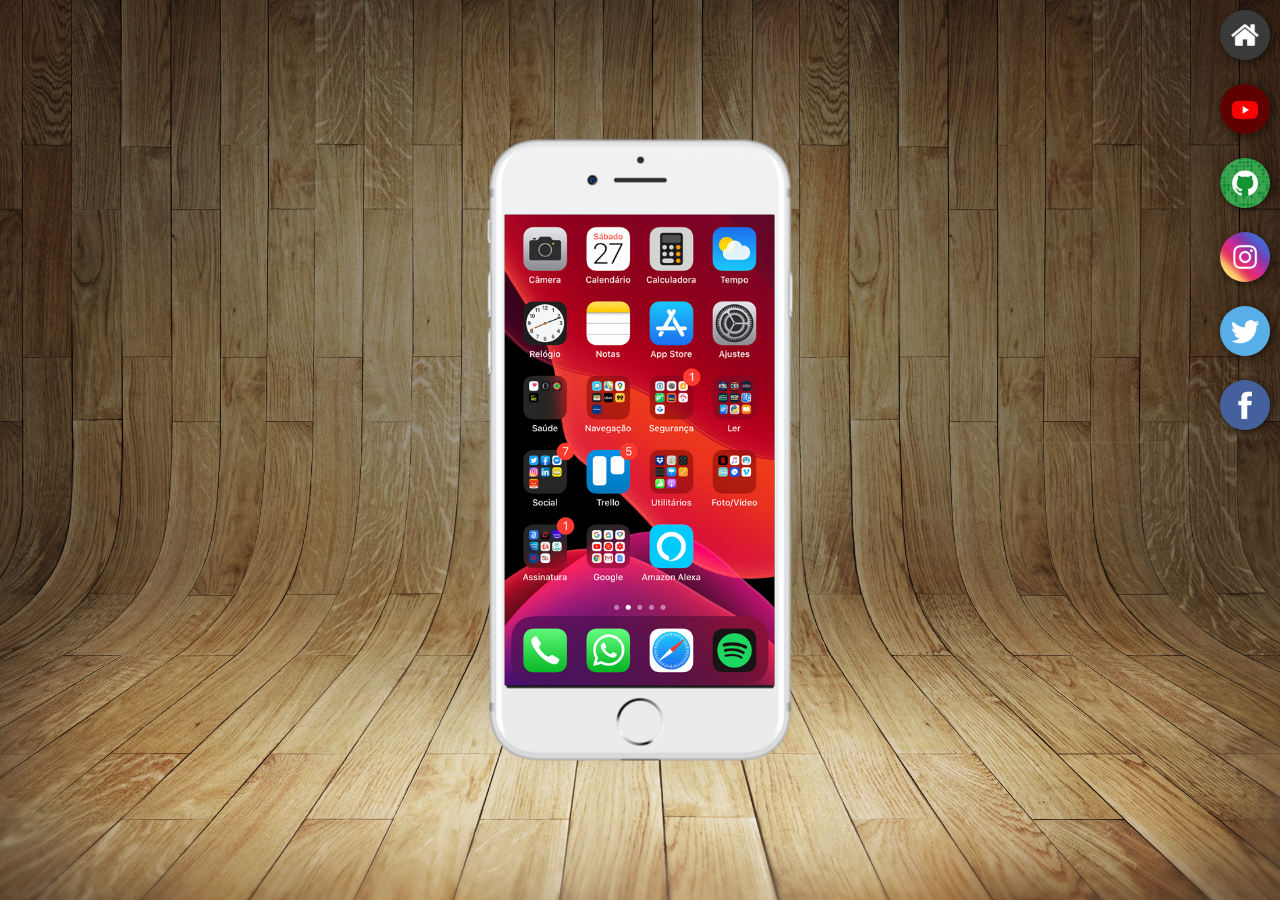
<file: index.html>
<!DOCTYPE html>
<html lang="pt-br">

<head>
    <meta charset="UTF-8">
    <meta name="viewport" content="width=device-width, initial-scale=1.0">
    <link rel="shortcut icon" href="favicon.ico" type="image/x-icon">
    <link rel="stylesheet" href="estilos/style.css">
    <title>Projeto redes sociais</title>
</head>

<body>
    <main>
        <section id="telefone">
            <iframe src="home.html" name="tela" id="tela" frameborder="0">
                Seu navegador não é compatível com isso. Baixe aqui o <a href="https://chromeenterprise.google/intl/pt_br/download/" target="_blank">Google Crhrome</a>
            </iframe>
        </section>

        <section id="redes">
            <a href="home.html" target="tela"><img src="imagens/logo-home.jpg" alt="home"></a> <br>
            <a href="youtube.html" target="tela"><img src="imagens/logo-youtube.jpg" alt="YouTube"></a> <br>
            <a href="GitHub.html" target="tela"><img src="imagens/logo-github.jpg" alt="GitHub"></a> <br>
            <a href="instagram.html" target="tela"><img src="imagens/logo-instagram.jpg" alt="Instagram"></a> <br>
            <a href="twitter.html" target="tela"><img src="imagens/logo-twitter.jpg" alt="Twitter"></a> <br>
            <a href="facebook.html" target="tela"><img src="imagens/logo-facebook.jpg" alt="Facebook"></a>

        </section>

    </main>
</body>

</html>
</file>
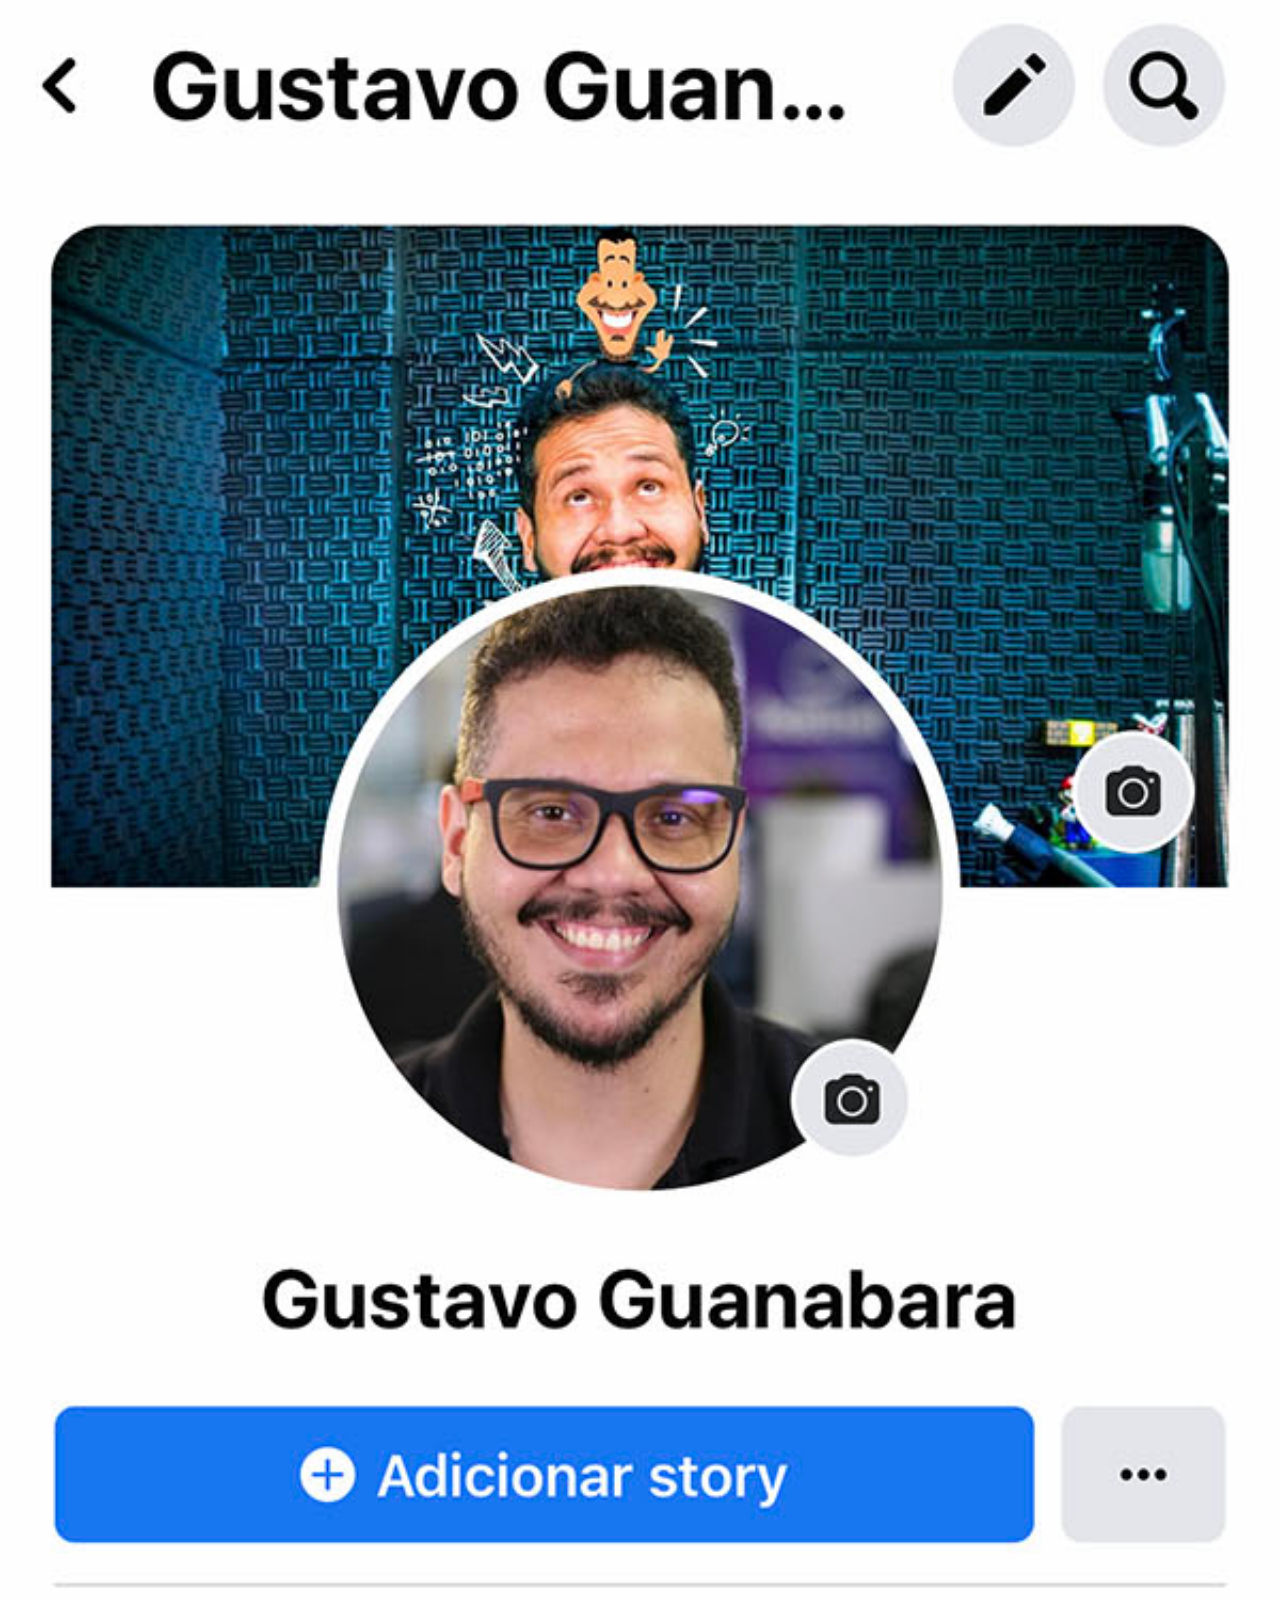
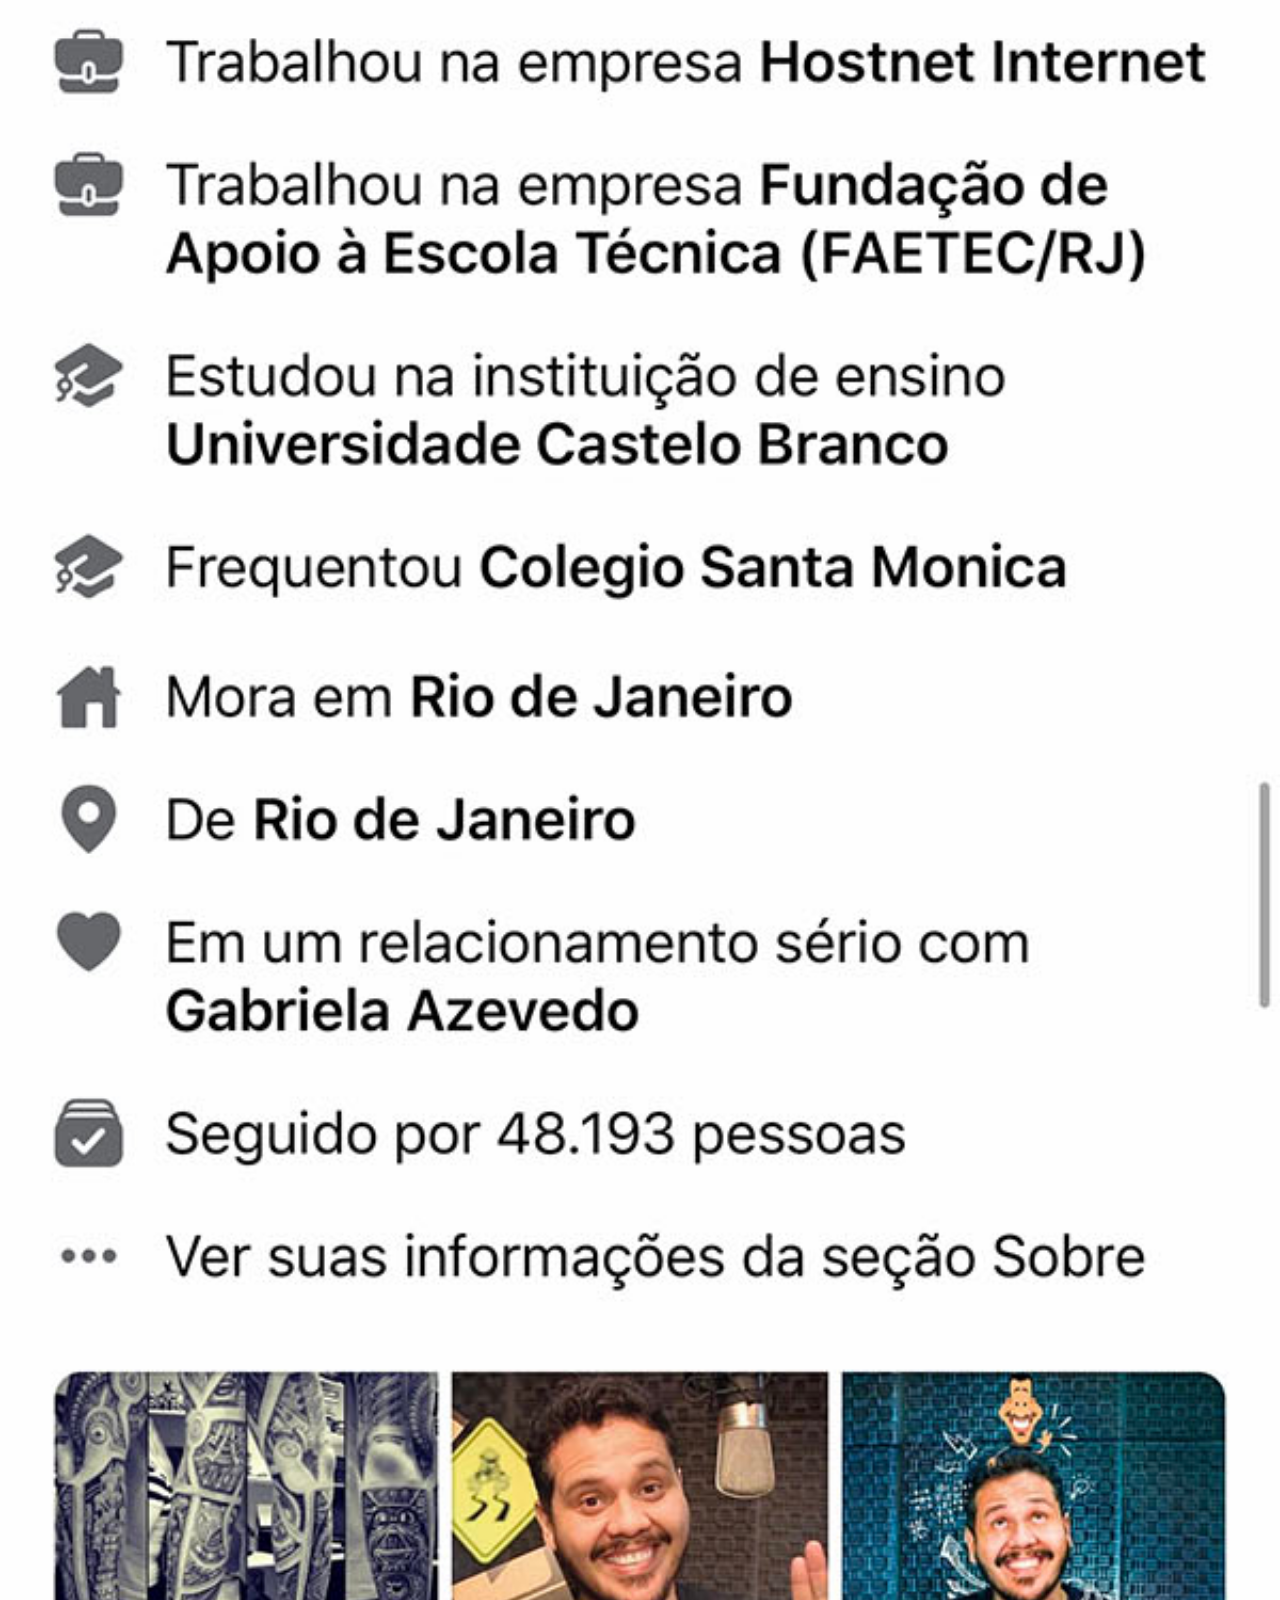
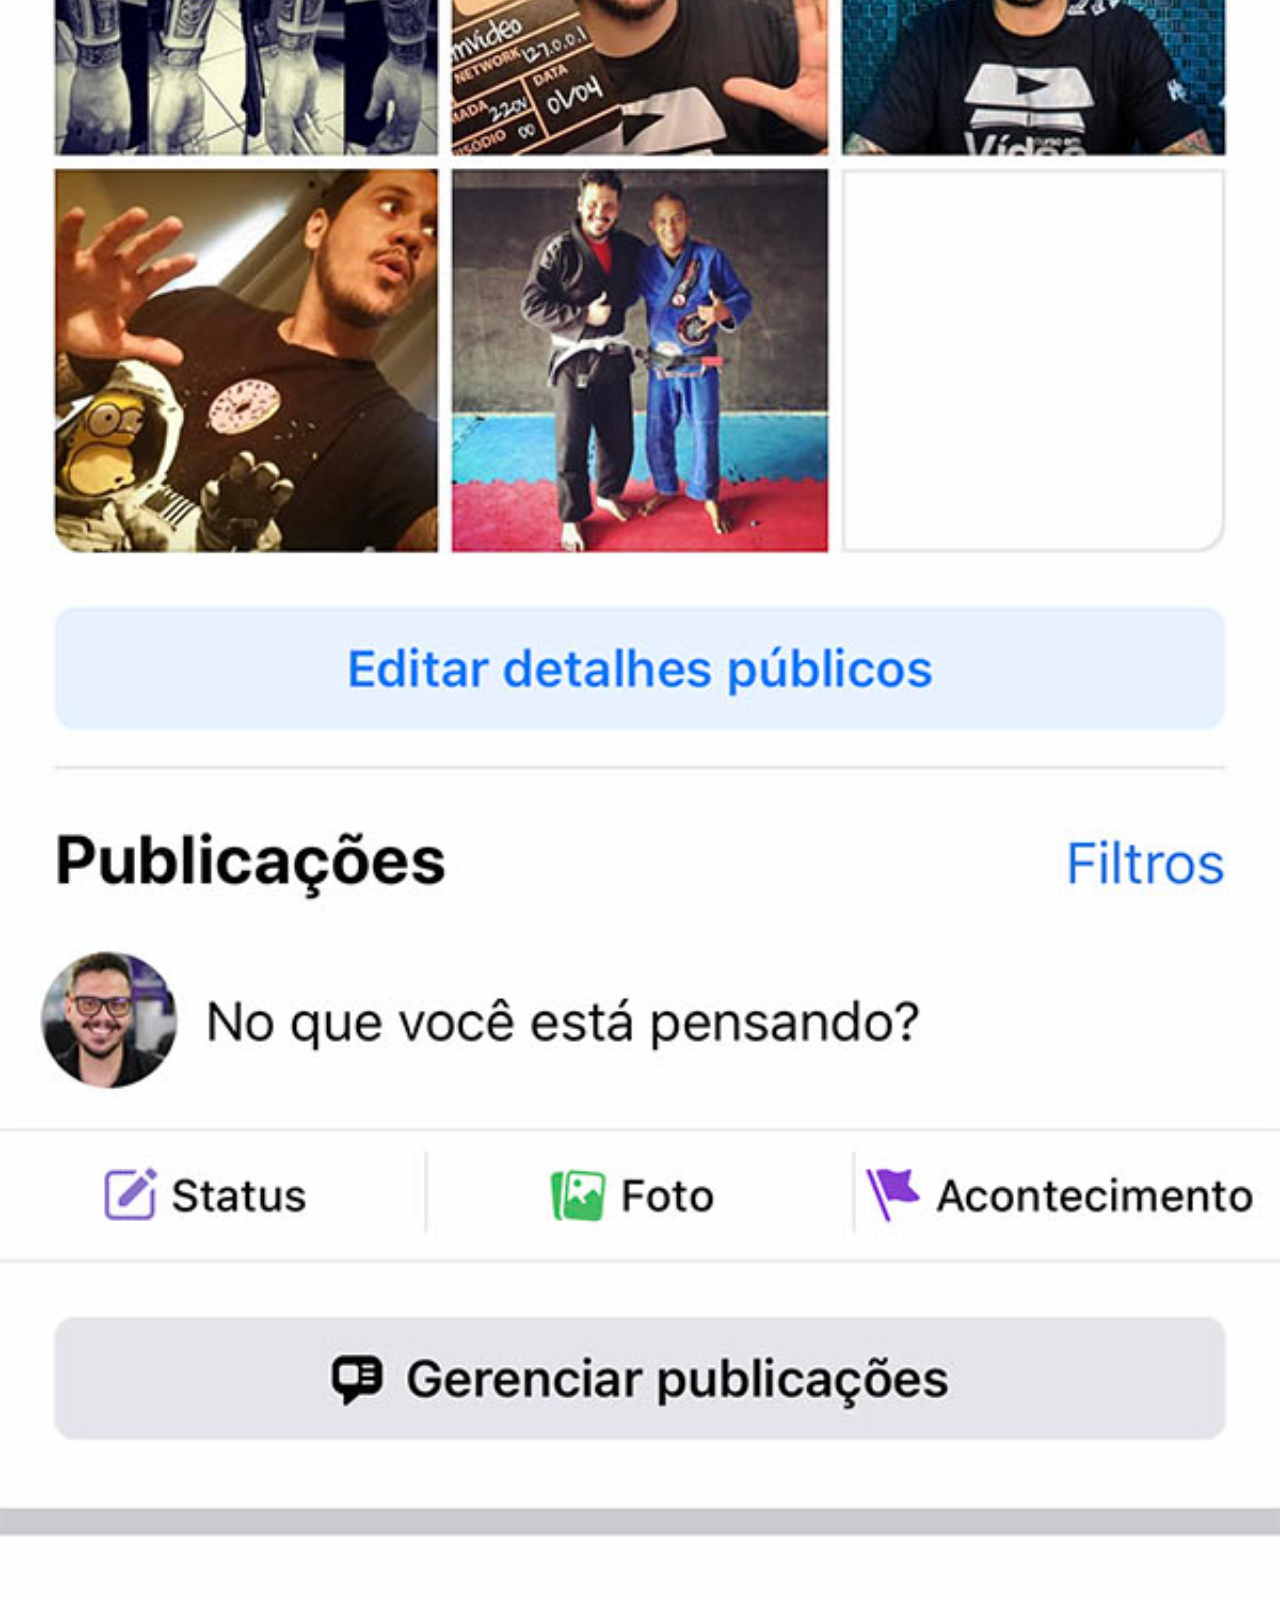
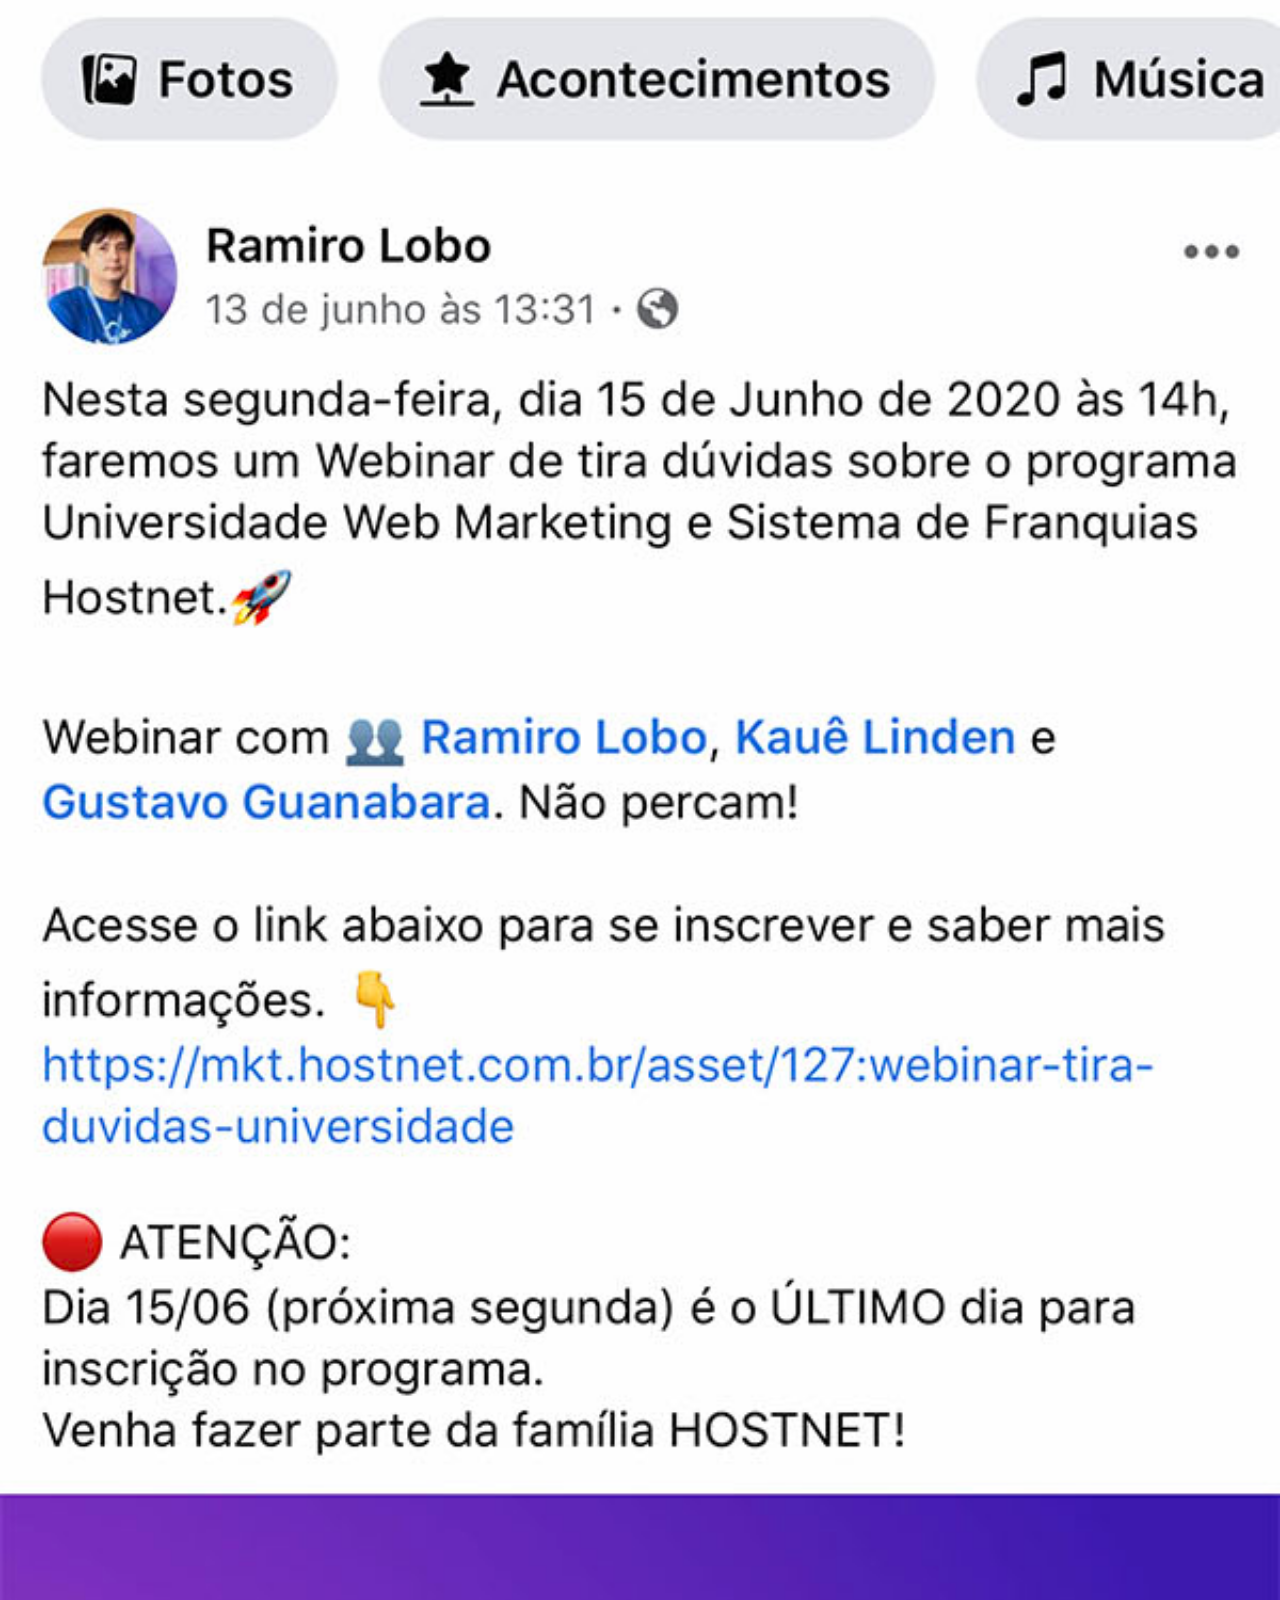
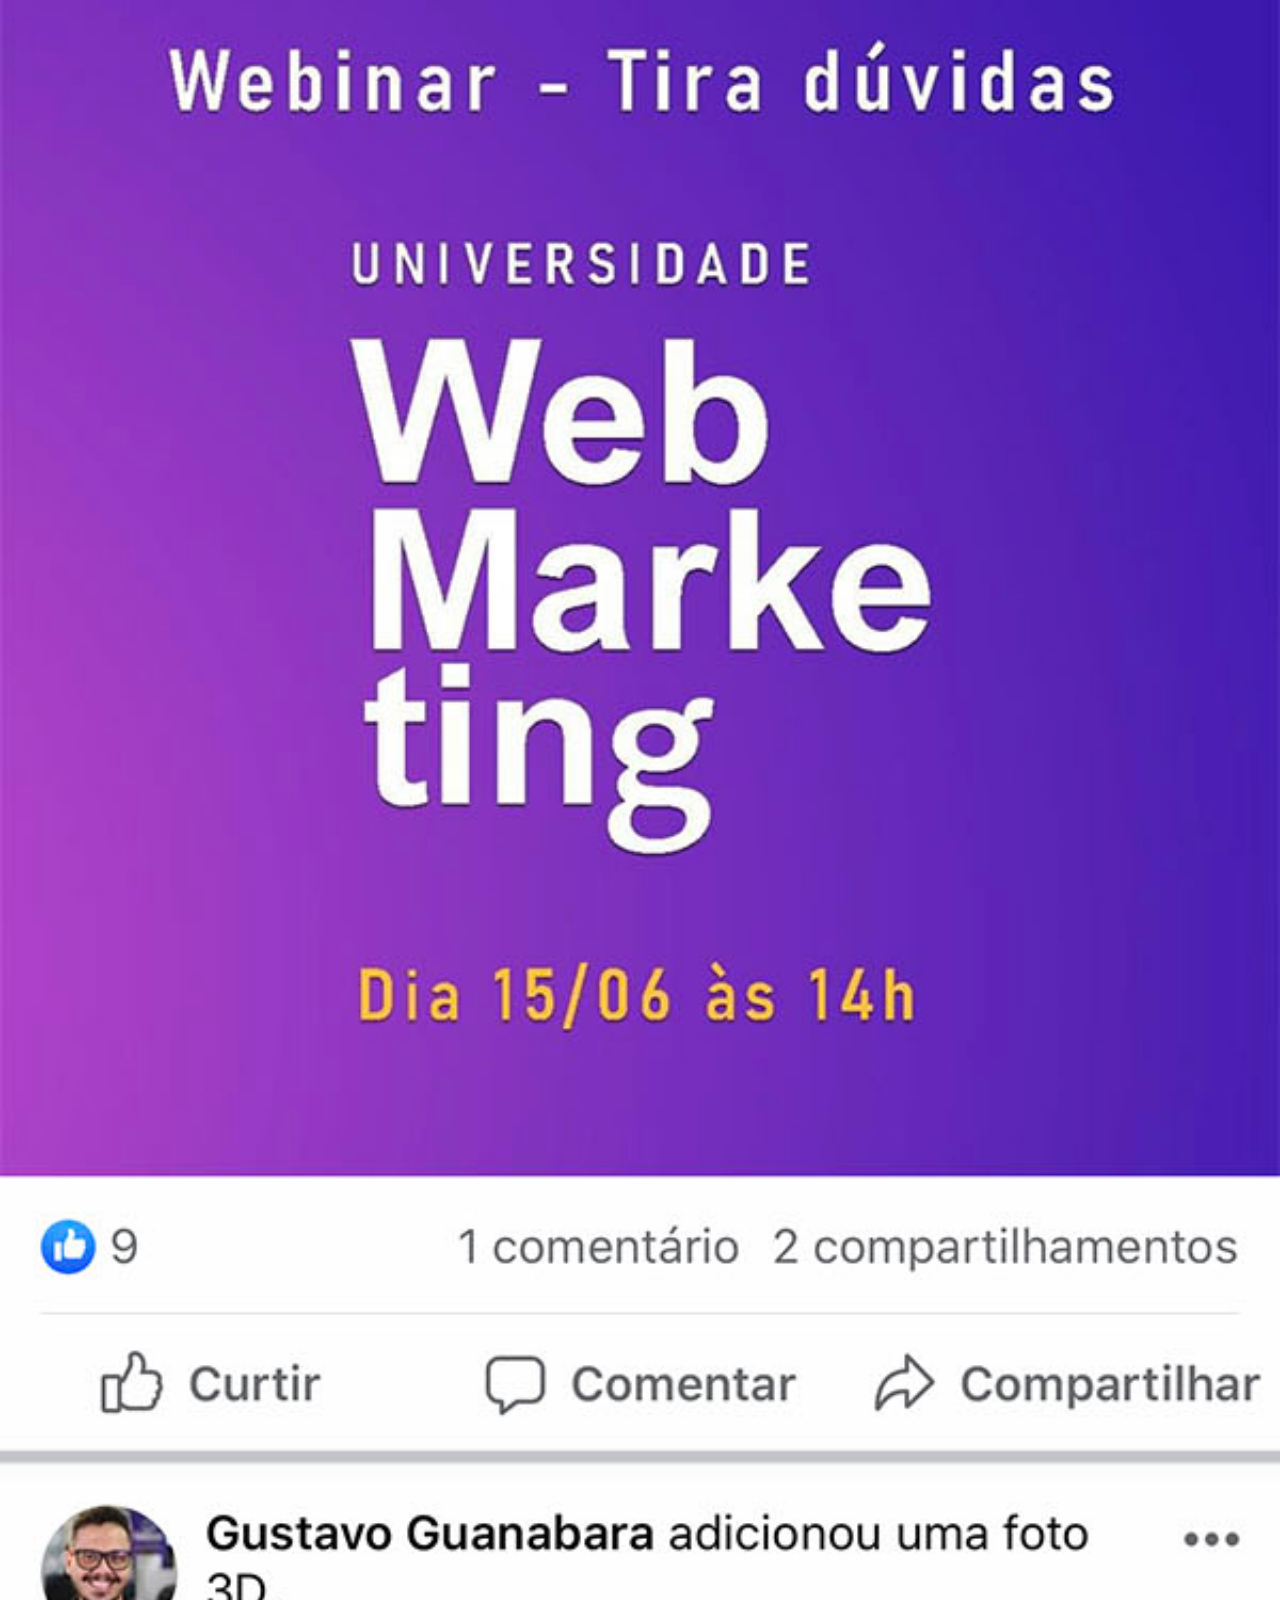
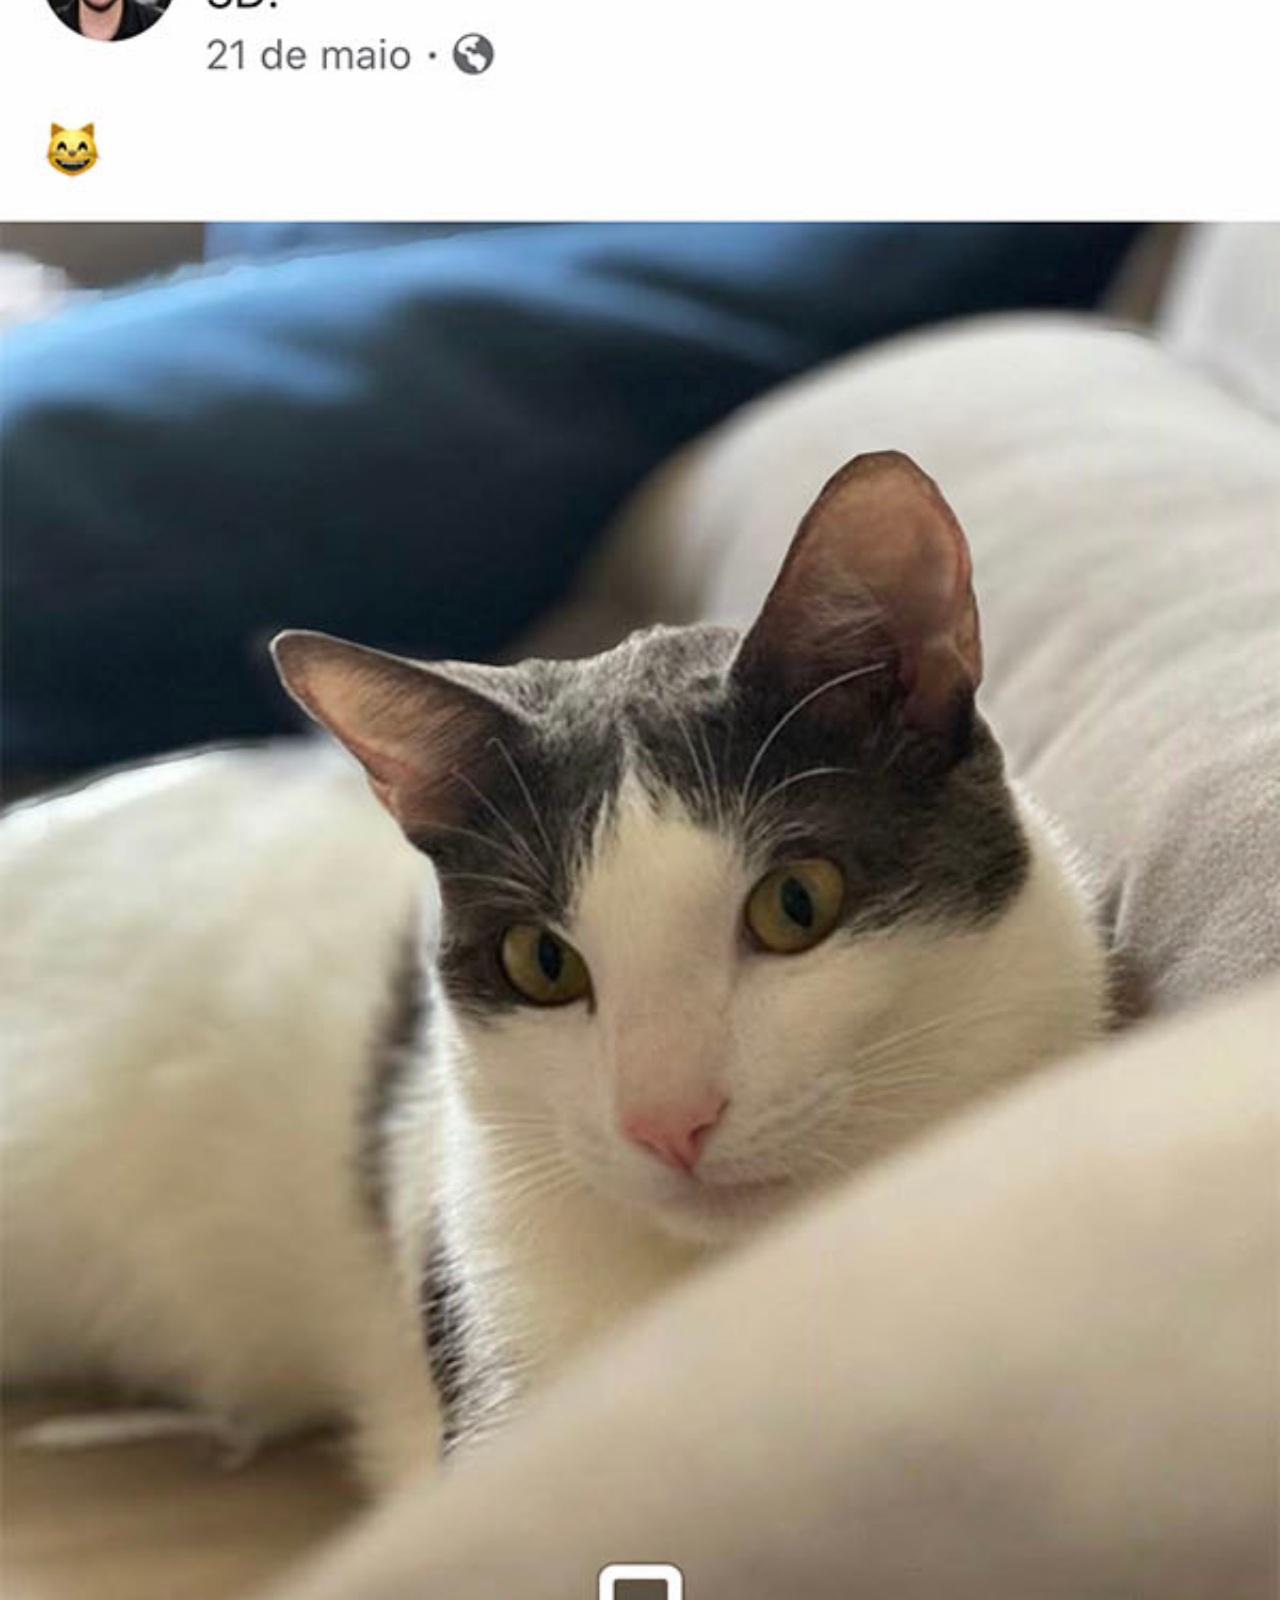
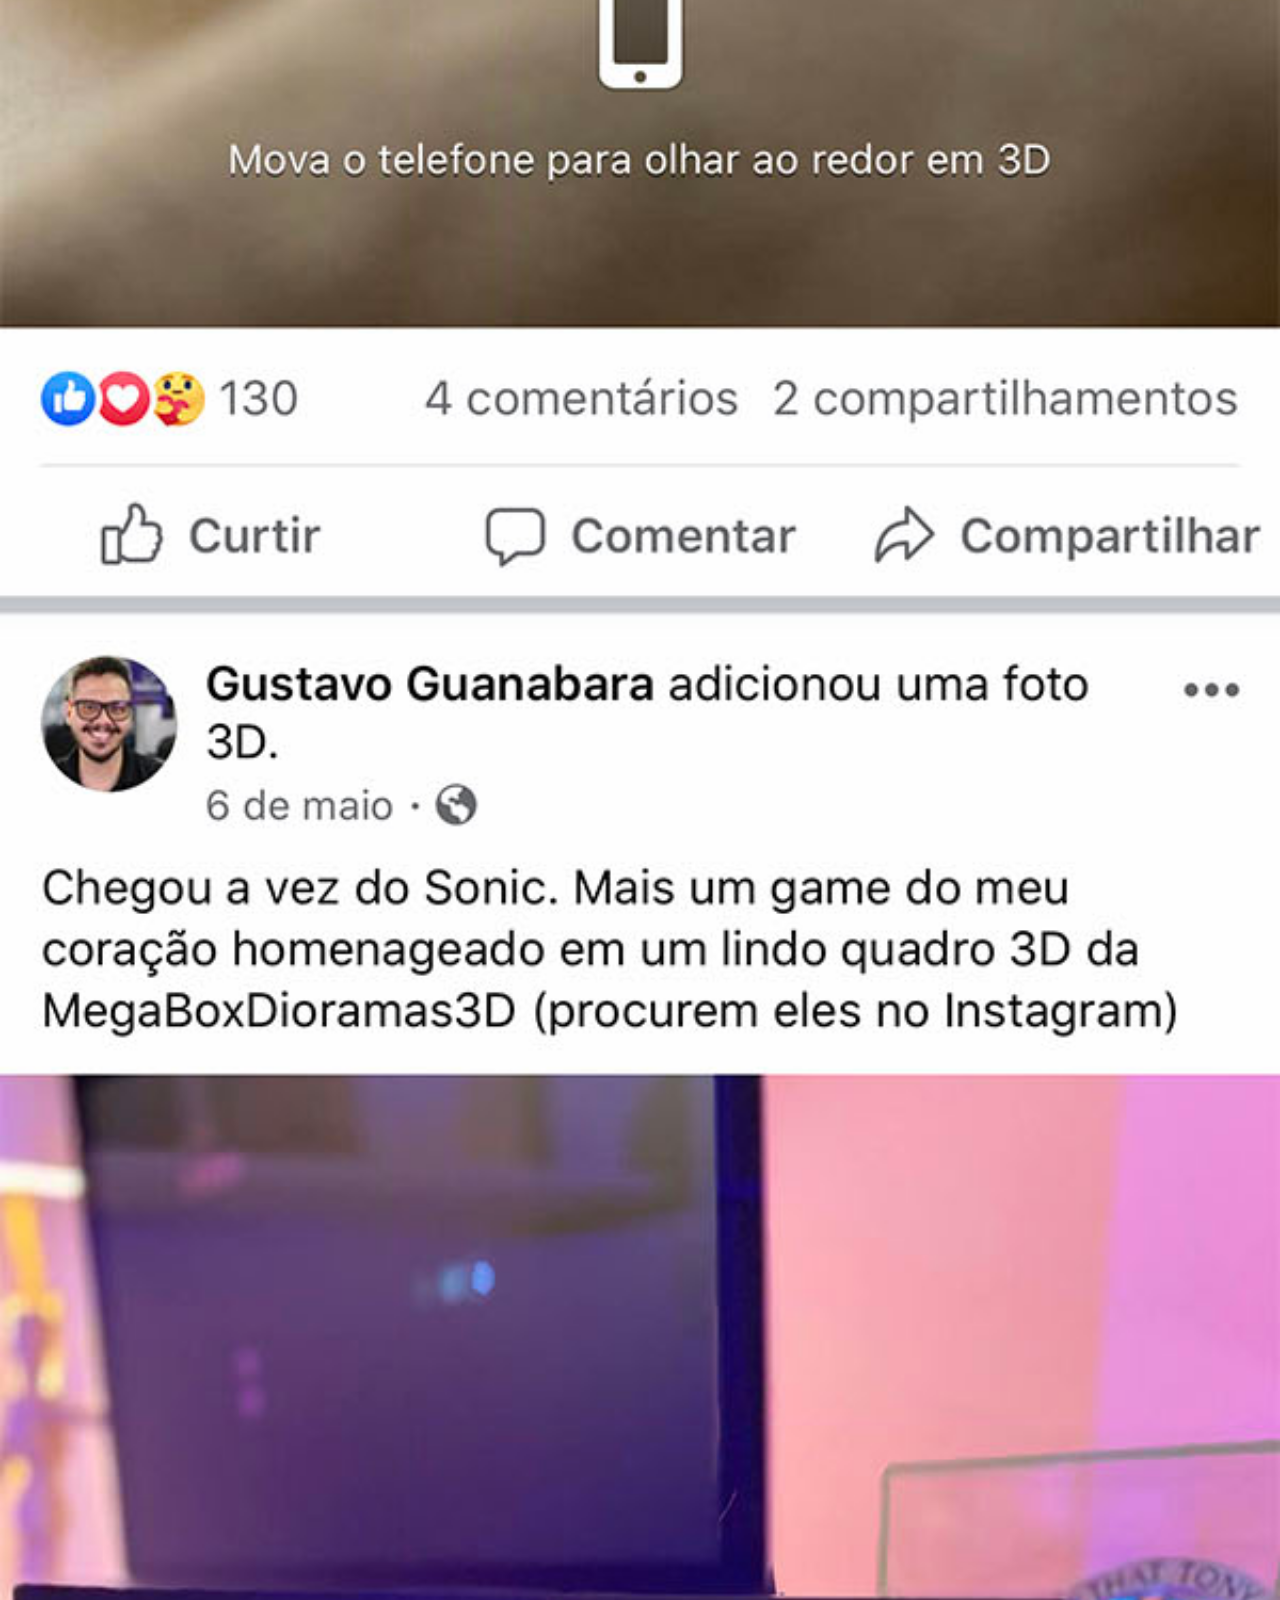
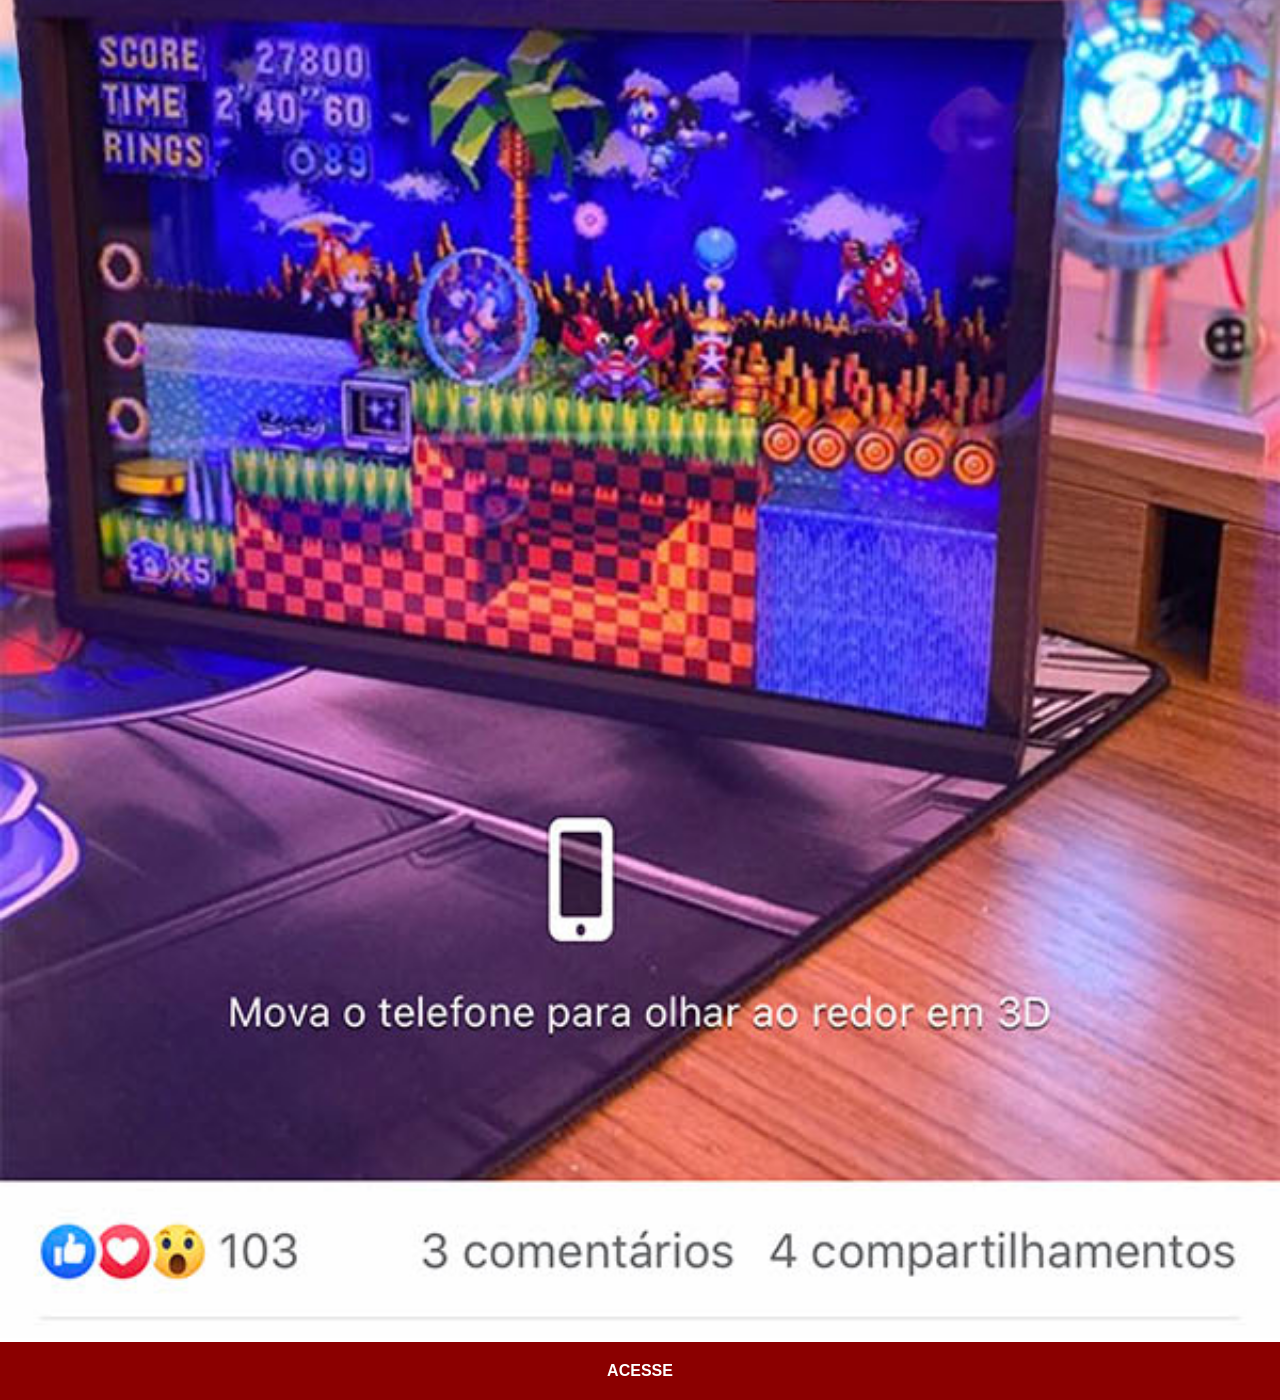
<file: facebook.html>
<!DOCTYPE html>
<html lang="pt-br">

<head>
    <meta charset="UTF-8">
    <meta name="viewport" content="width=device-width, initial-scale=1.0">
    <title>Facebook</title>
    <link rel="stylesheet" href="estilos/social.css">
    
</head>

<body>
<img src="imagens/tela-facebook.jpg" alt="YouTube">
<a href="https://www.facebook.com/gustavoguanabara/?locale=pt_BR" target="_blank" >ACESSE</a>
</body>

</html>
</file>
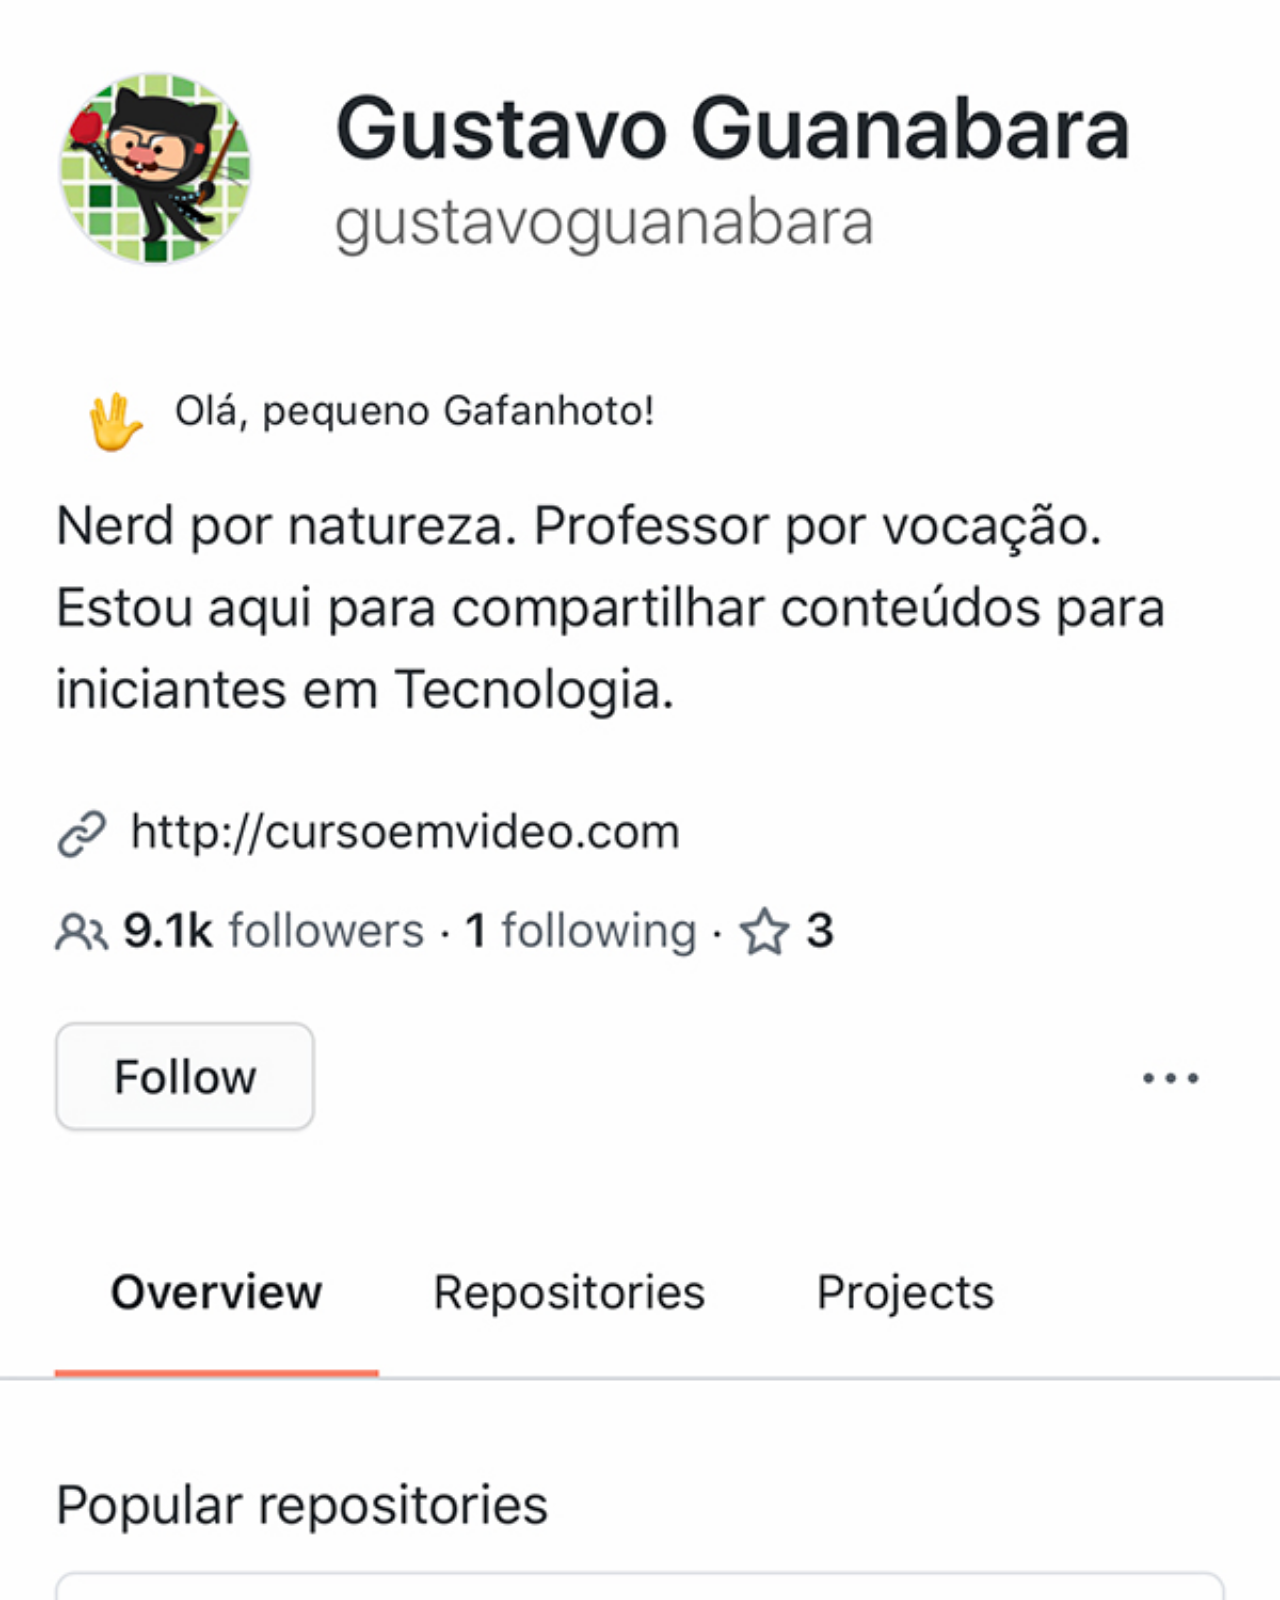
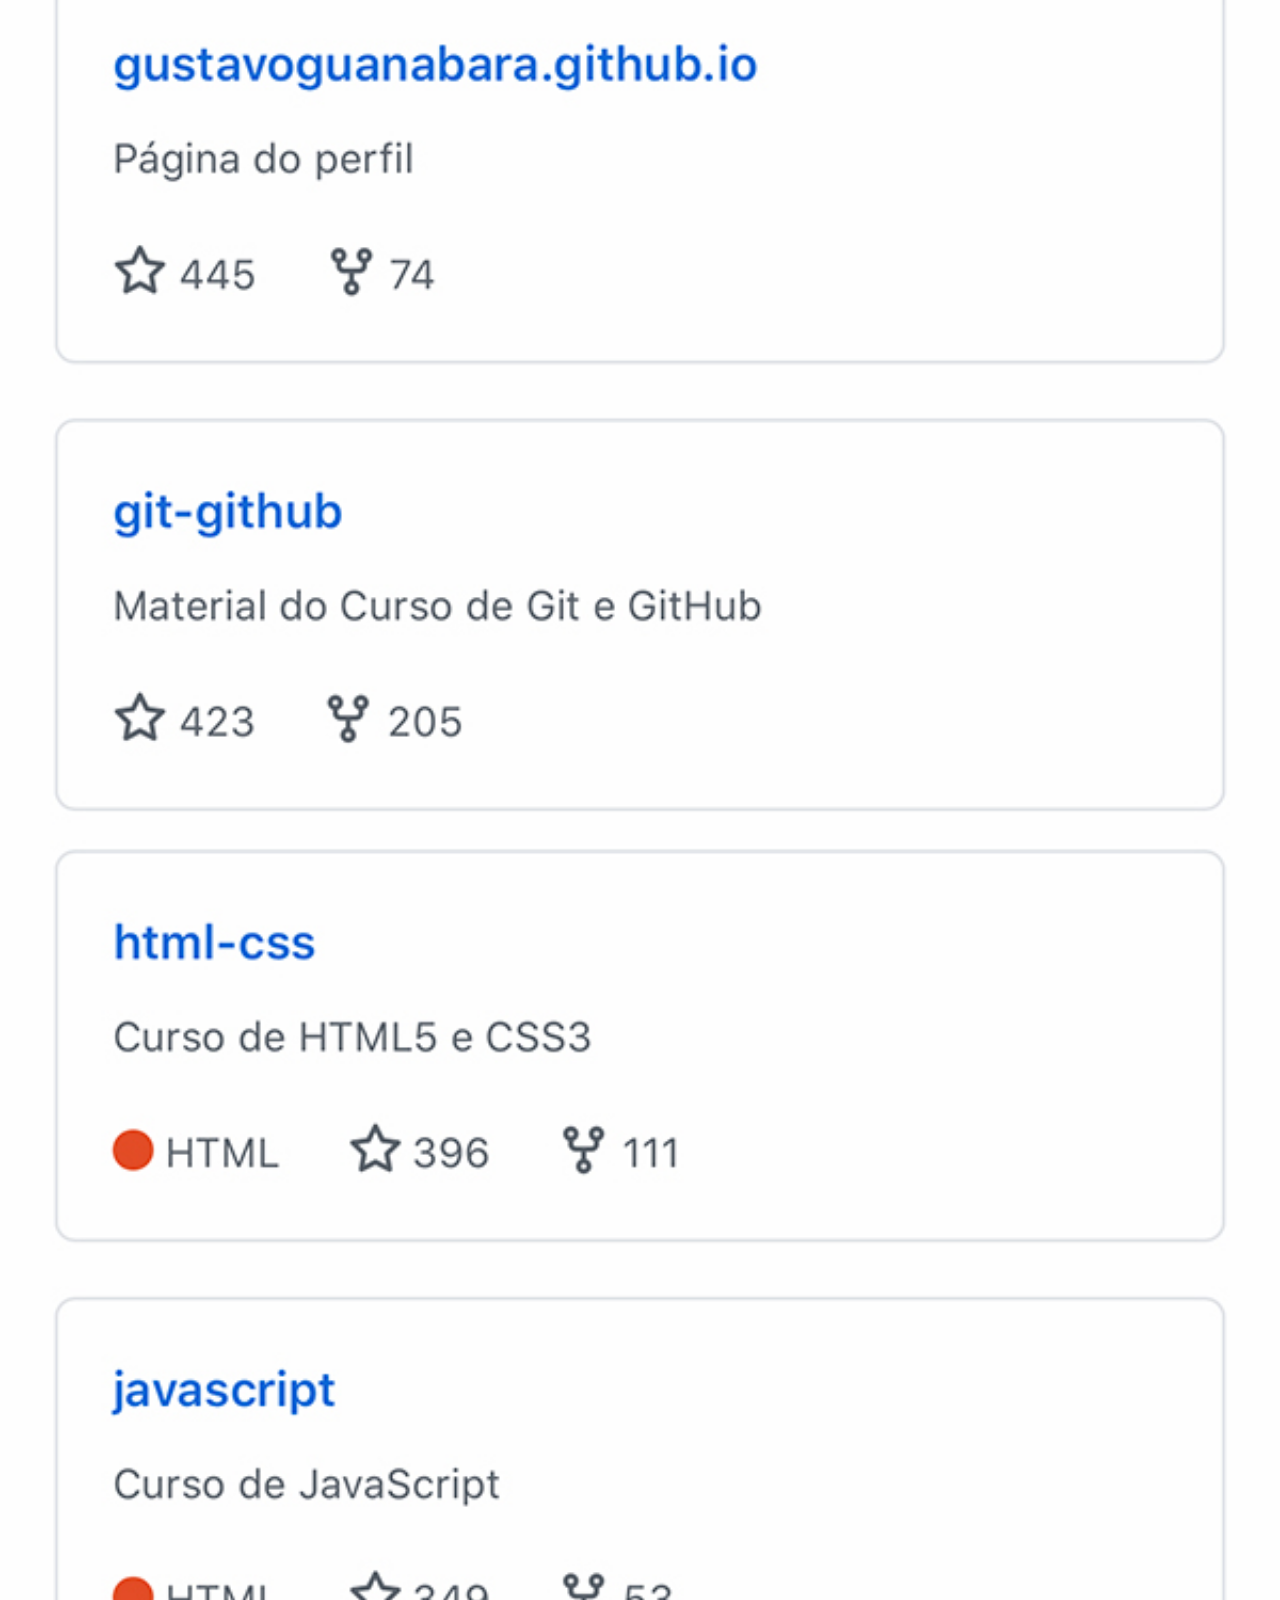
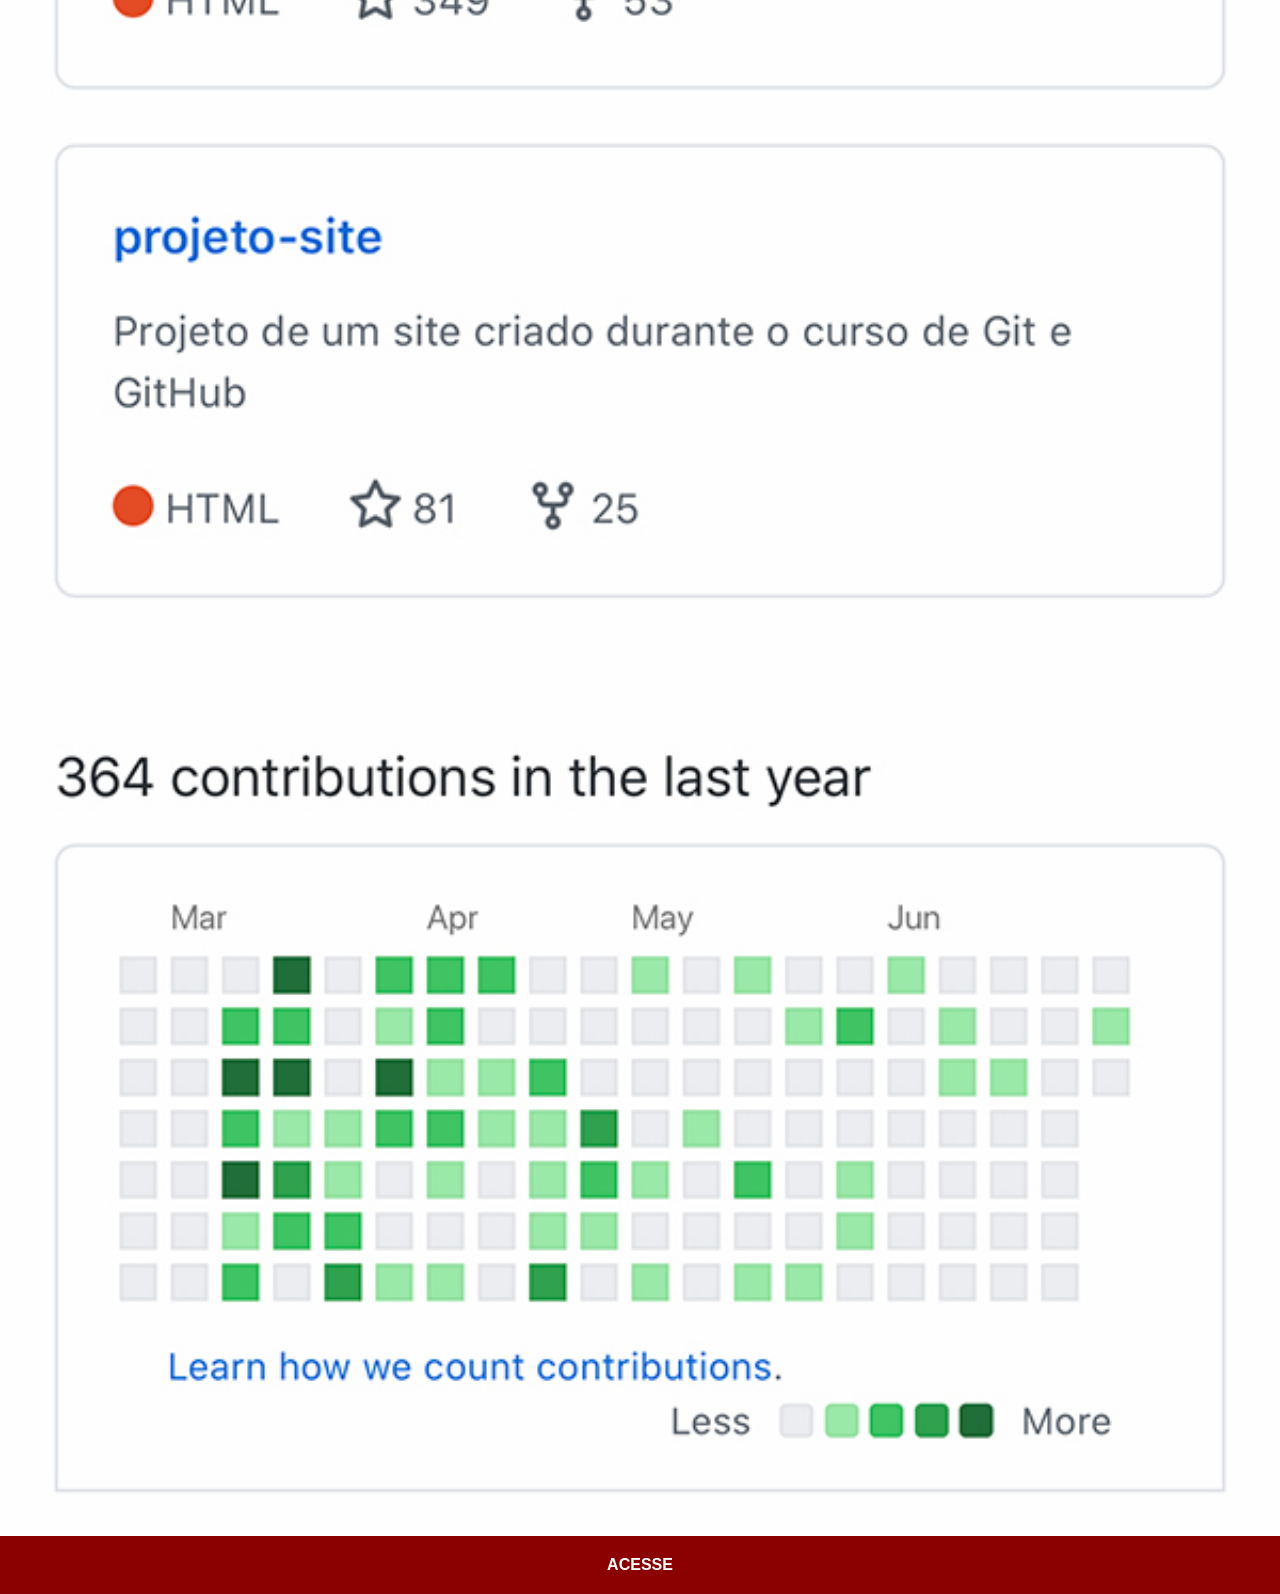
<file: GitHub.html>
<!DOCTYPE html>
<html lang="pt-br">

<head>
    <meta charset="UTF-8">
    <meta name="viewport" content="width=device-width, initial-scale=1.0">
    <title>GitHub</title>
    <link rel="stylesheet" href="estilos/social.css">
    
</head>

<body>
<img src="imagens/tela-github.jpg" alt="YouTube">
<a href="https://github.com/gustavoguanabara" target="_blank" >ACESSE</a>
</body>

</html>
</file>
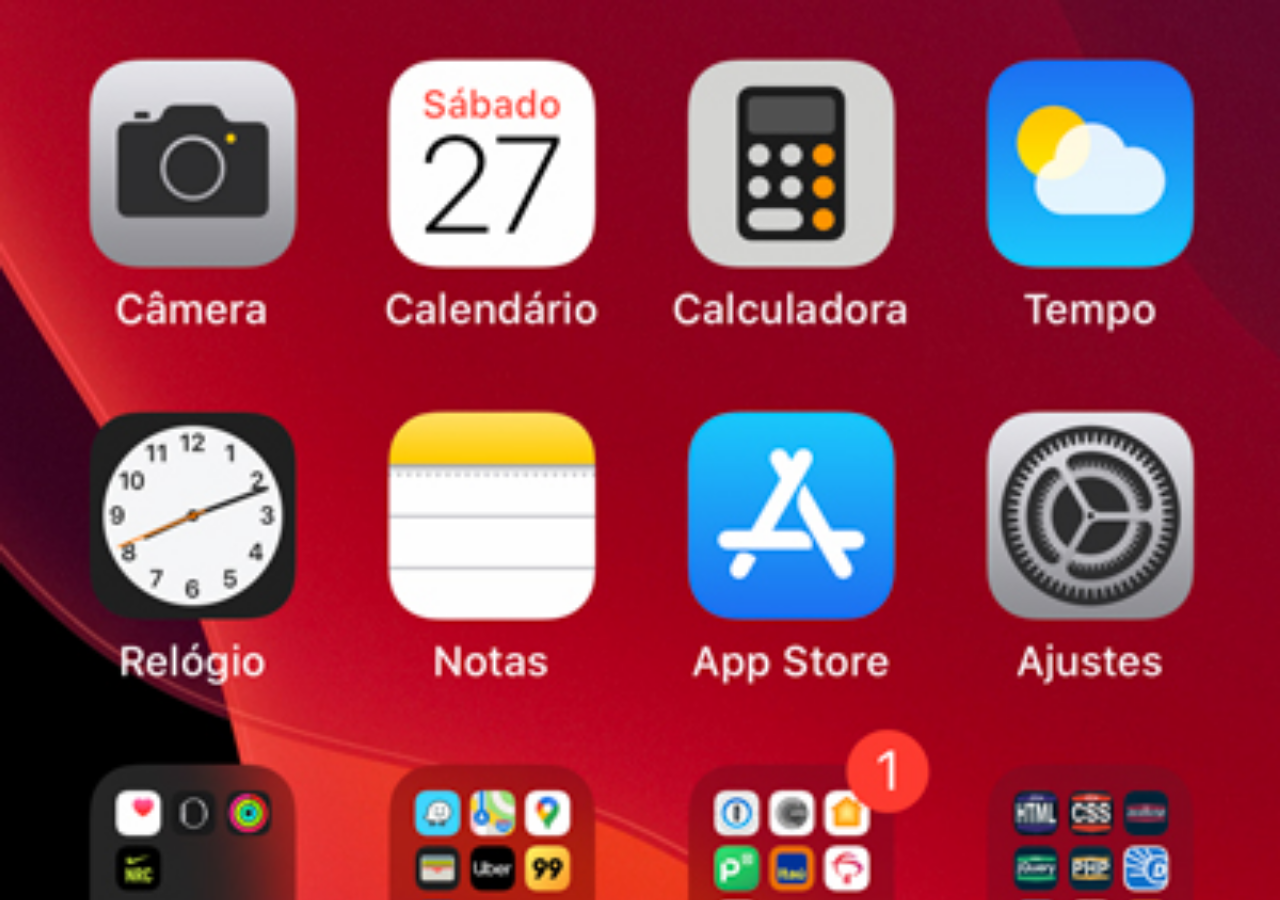
<file: home.html>
<!DOCTYPE html>
<html lang="pt-br">

<head>
    <meta charset="UTF-8">
    <meta name="viewport" content="width=device-width, initial-scale=1.0">
    <title>Home</title>
    <style>
        * {
            margin: 0px;
            padding: 0px;
        }

        body {
            width: 100vw;
            height: 100vh;
            background: black url(imagens/tela-home.jpg) no-repeat top center;
            background-size: cover;
        }
    </style>
</head>

<body>

</body>

</html>
</file>
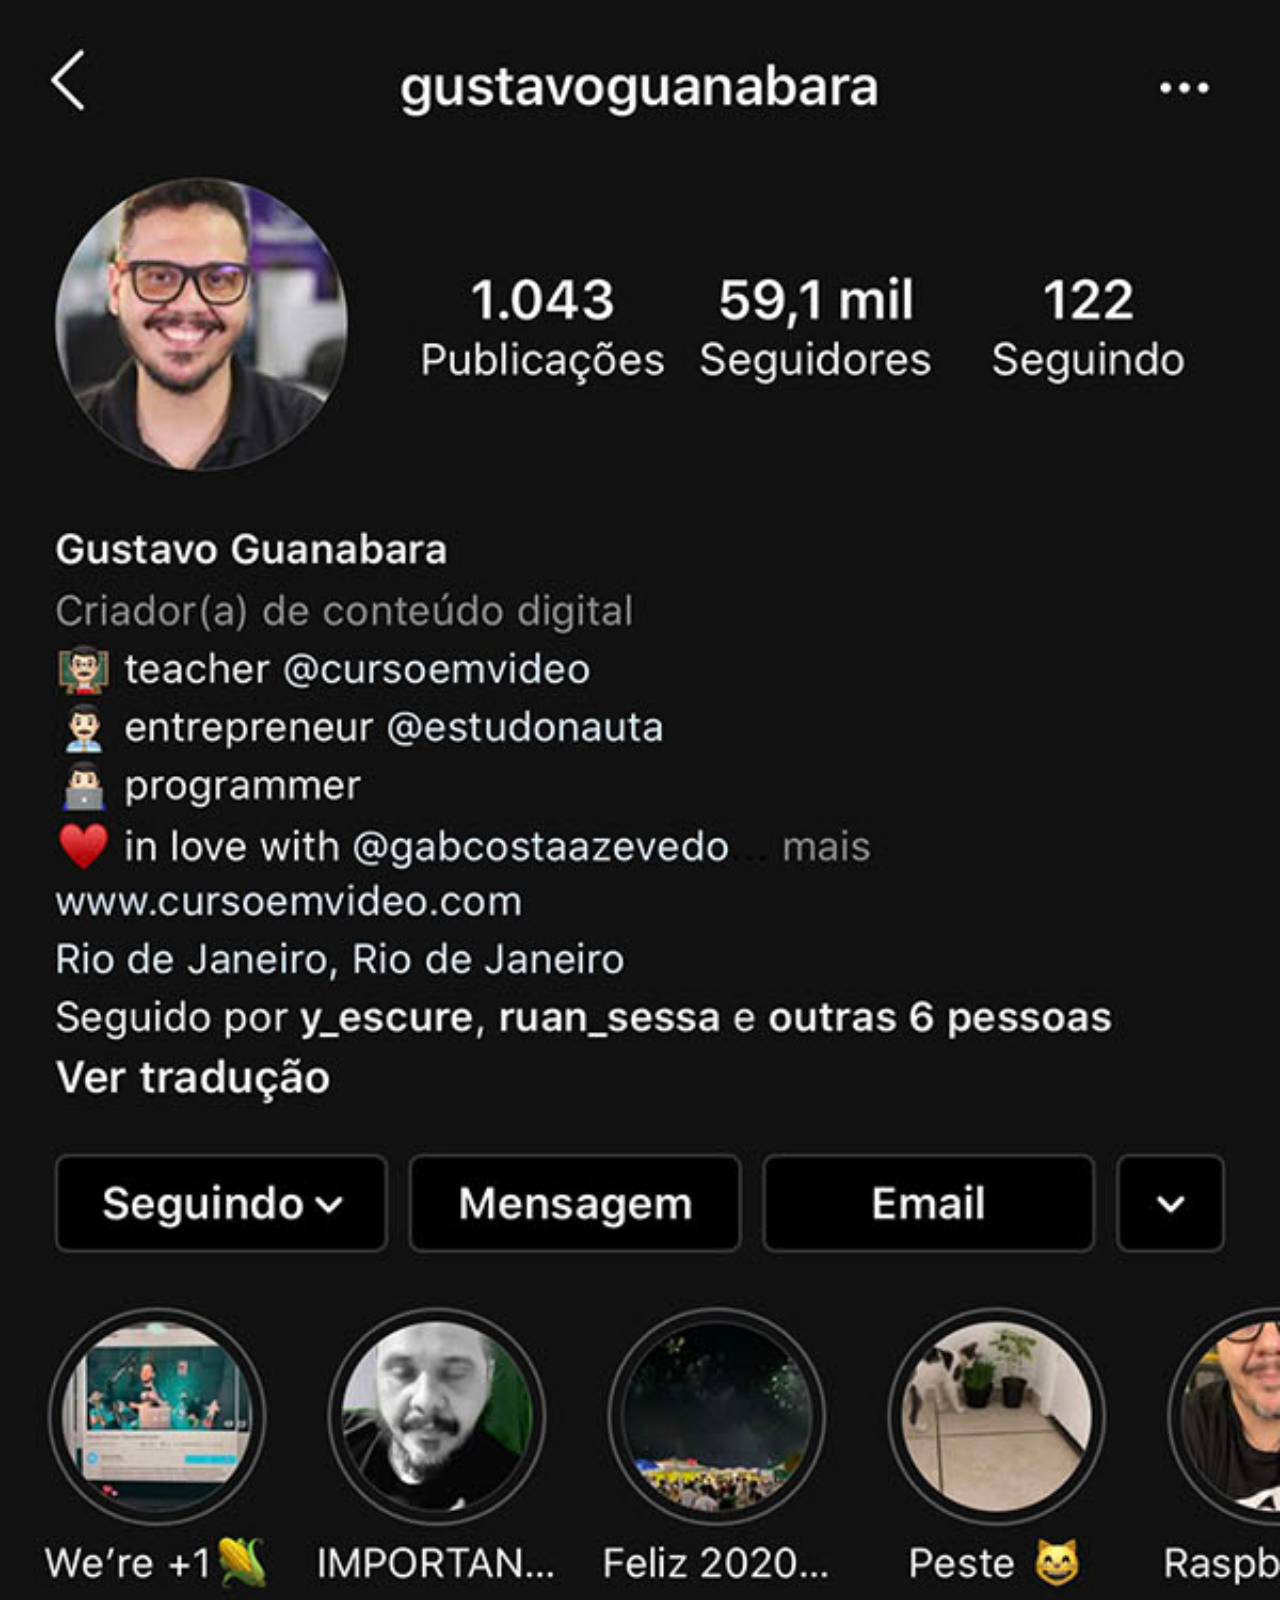
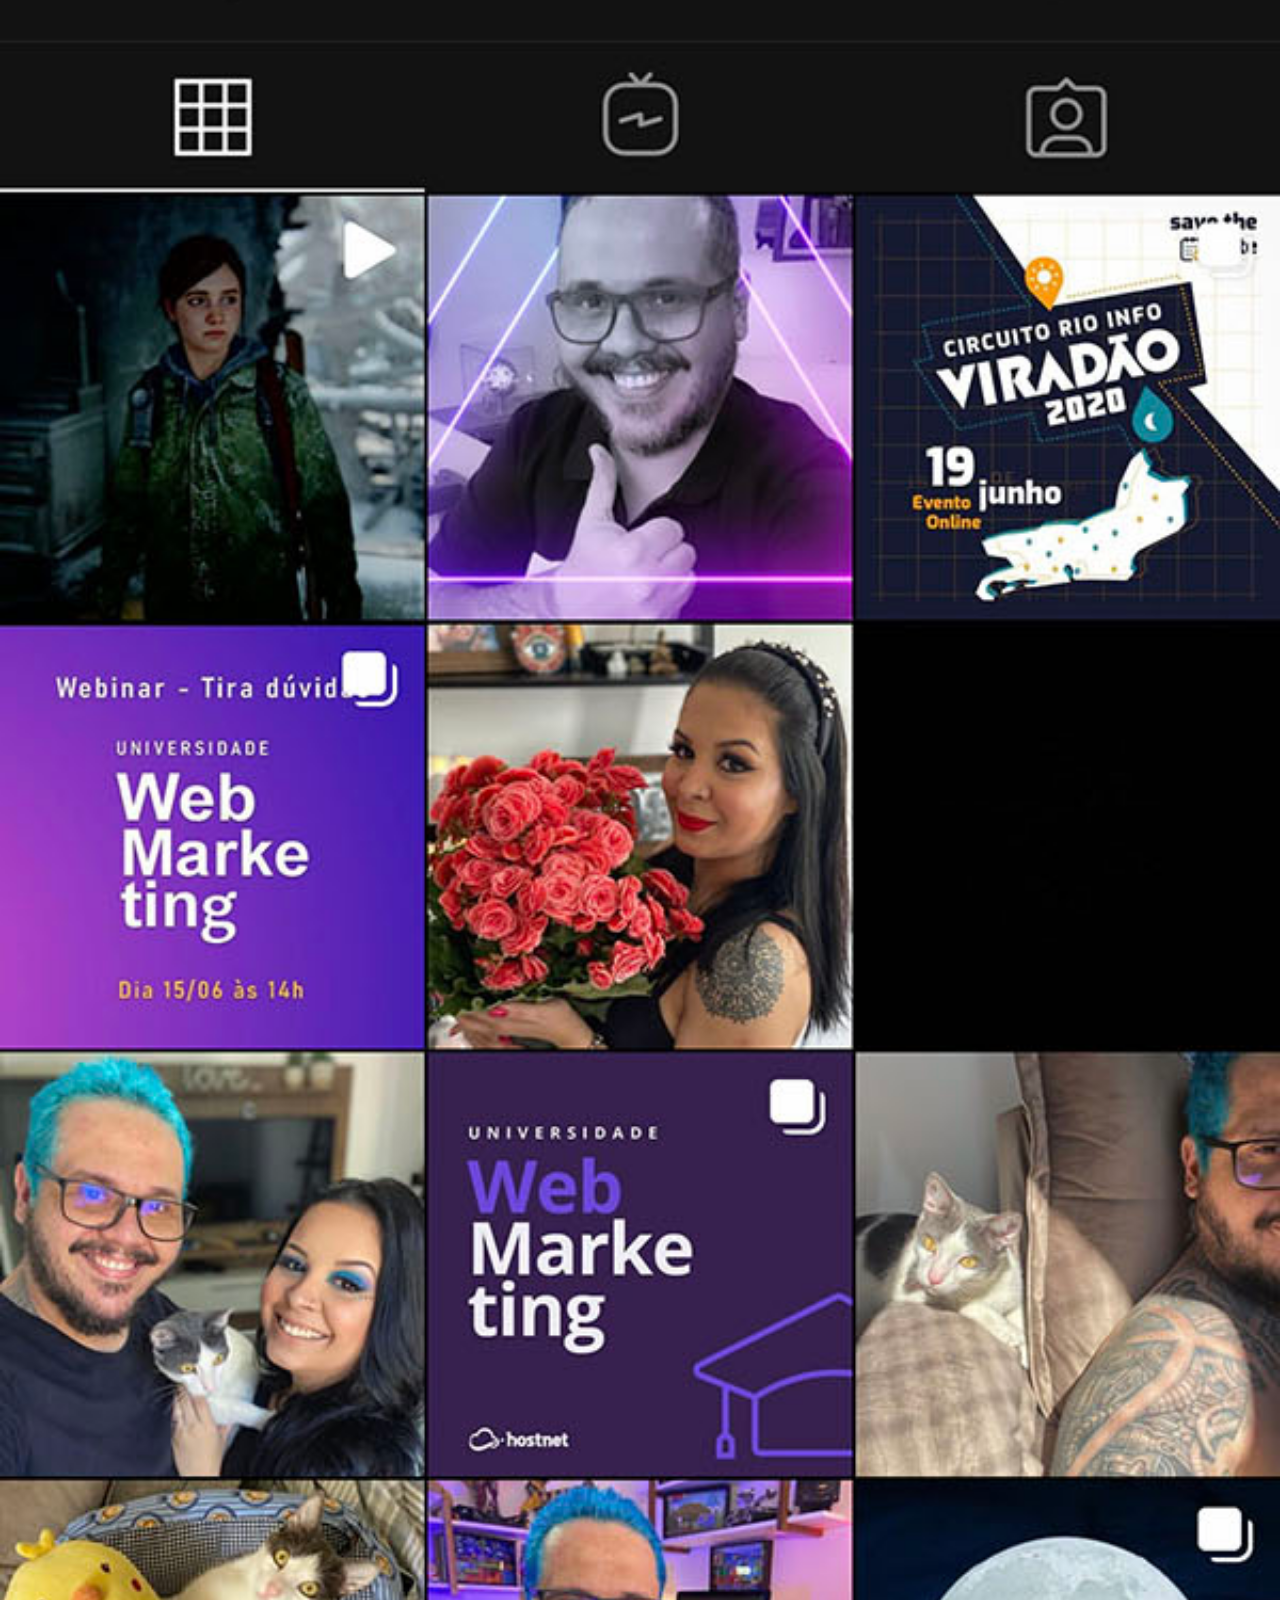
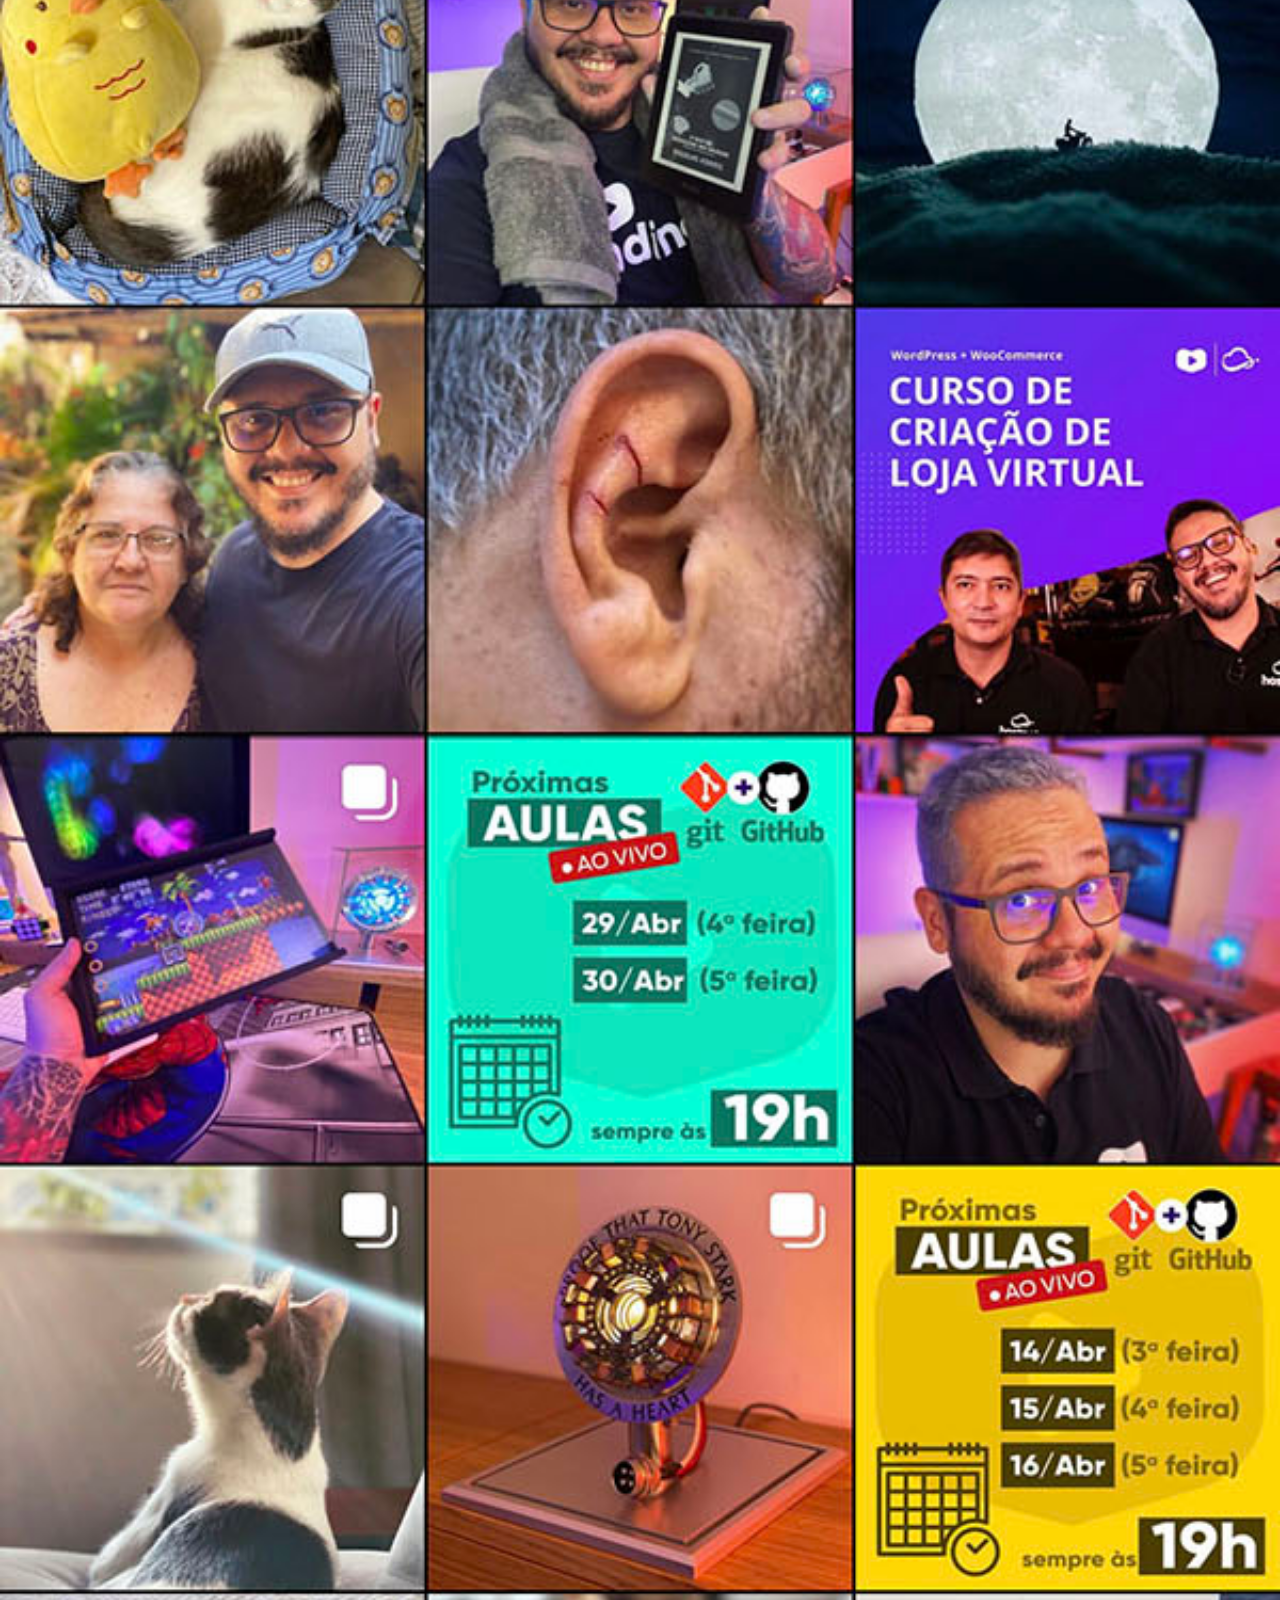
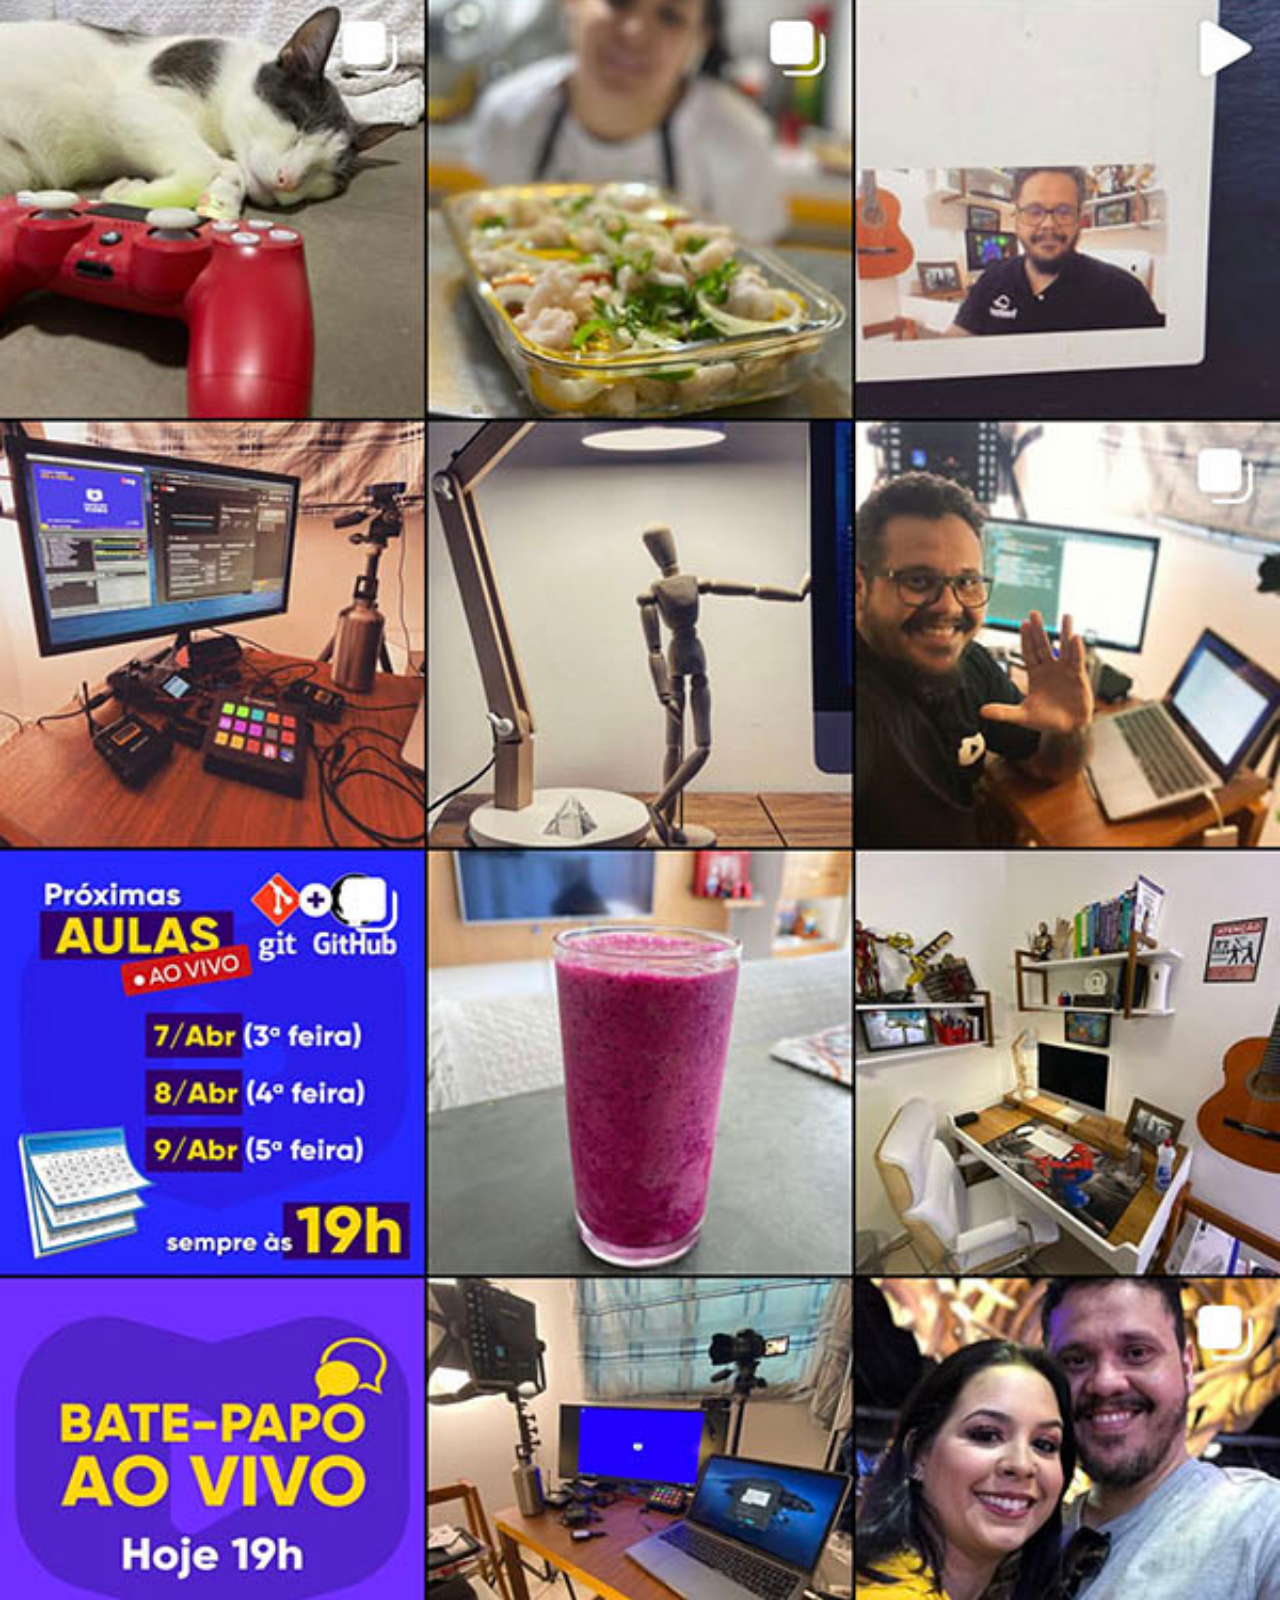
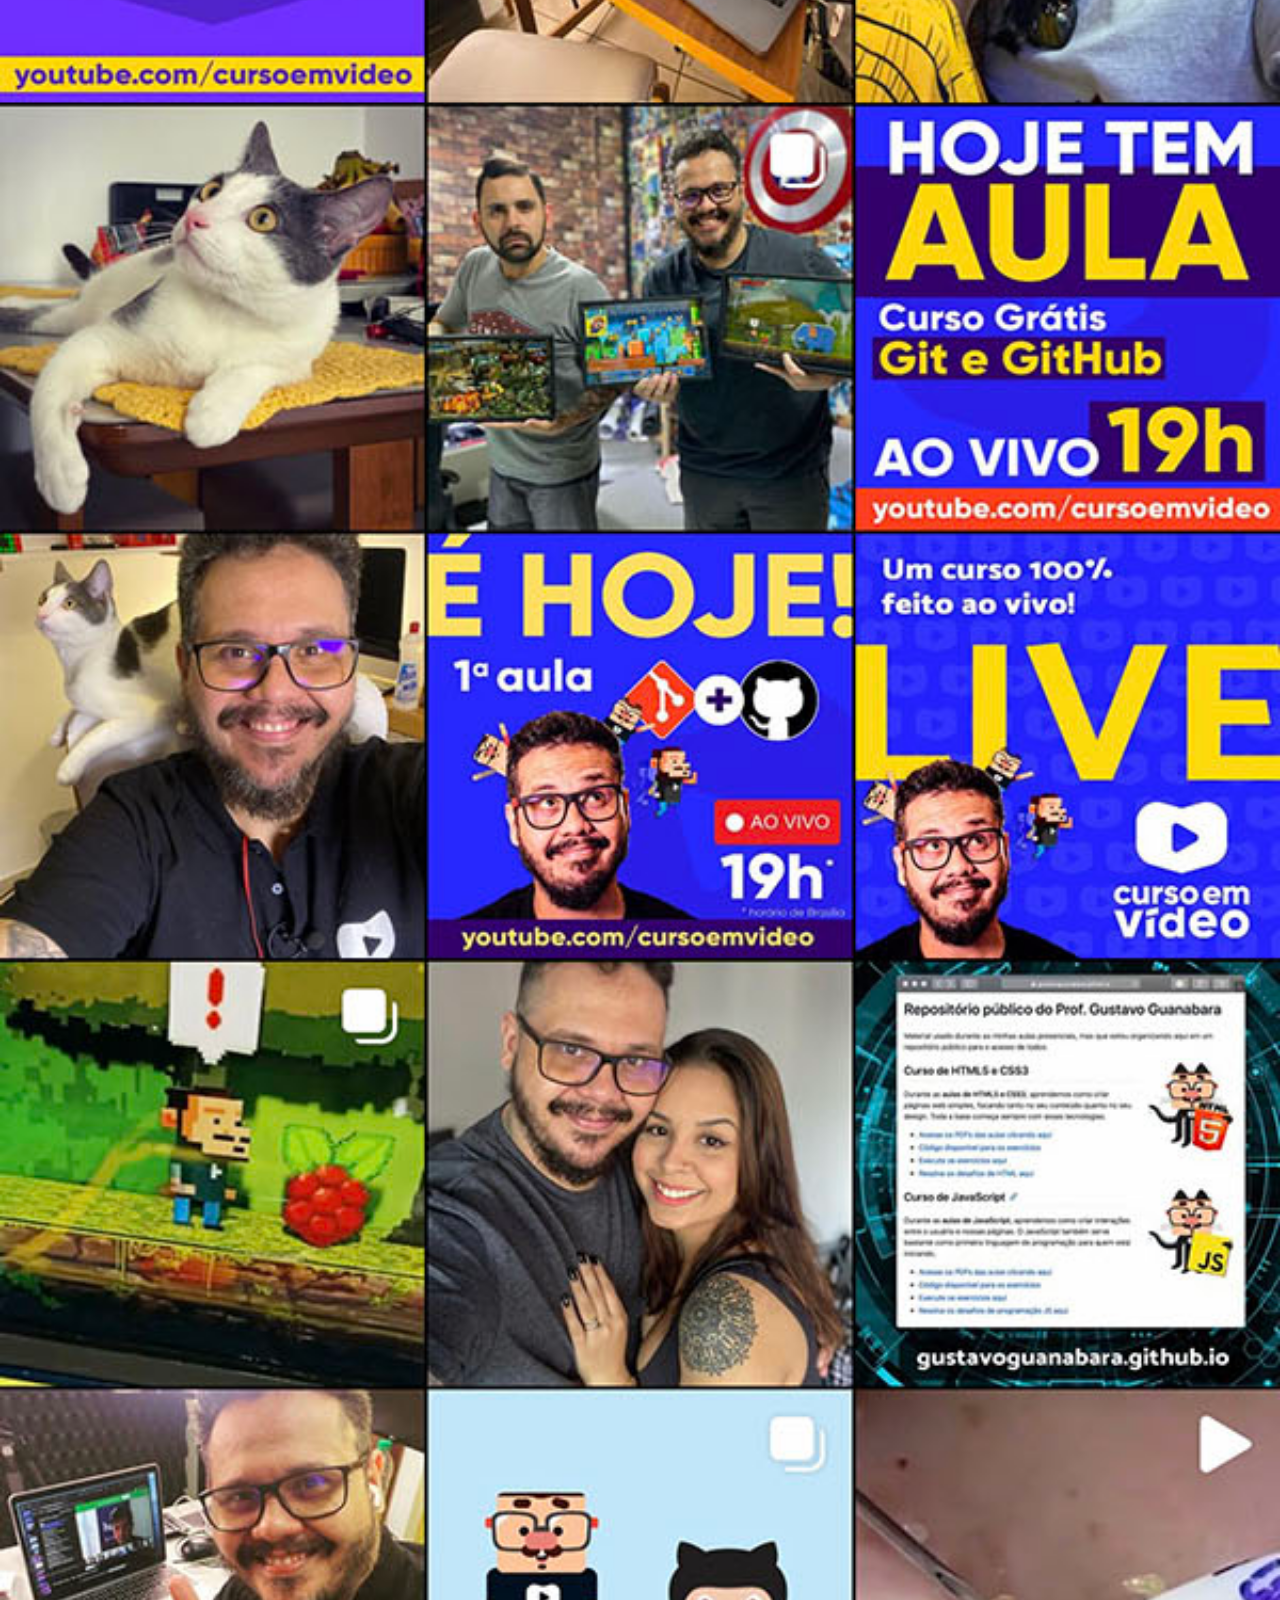
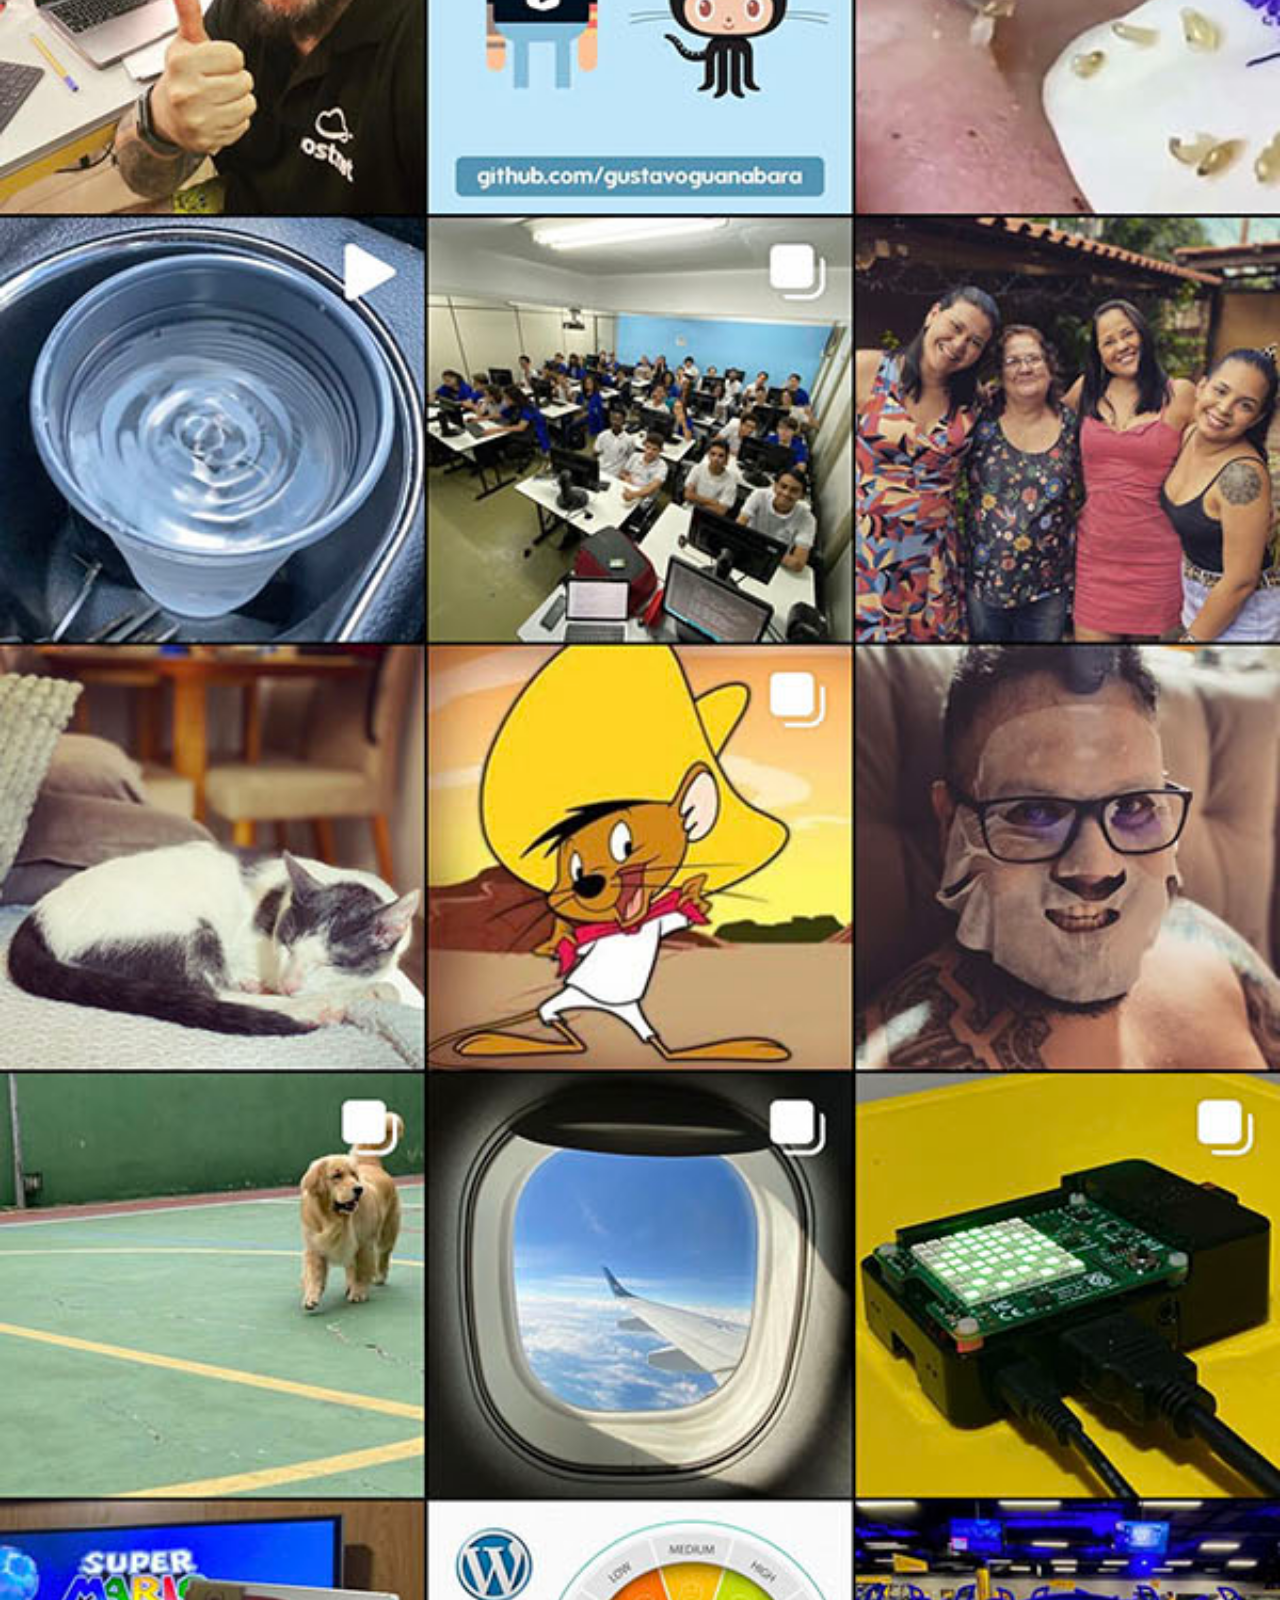
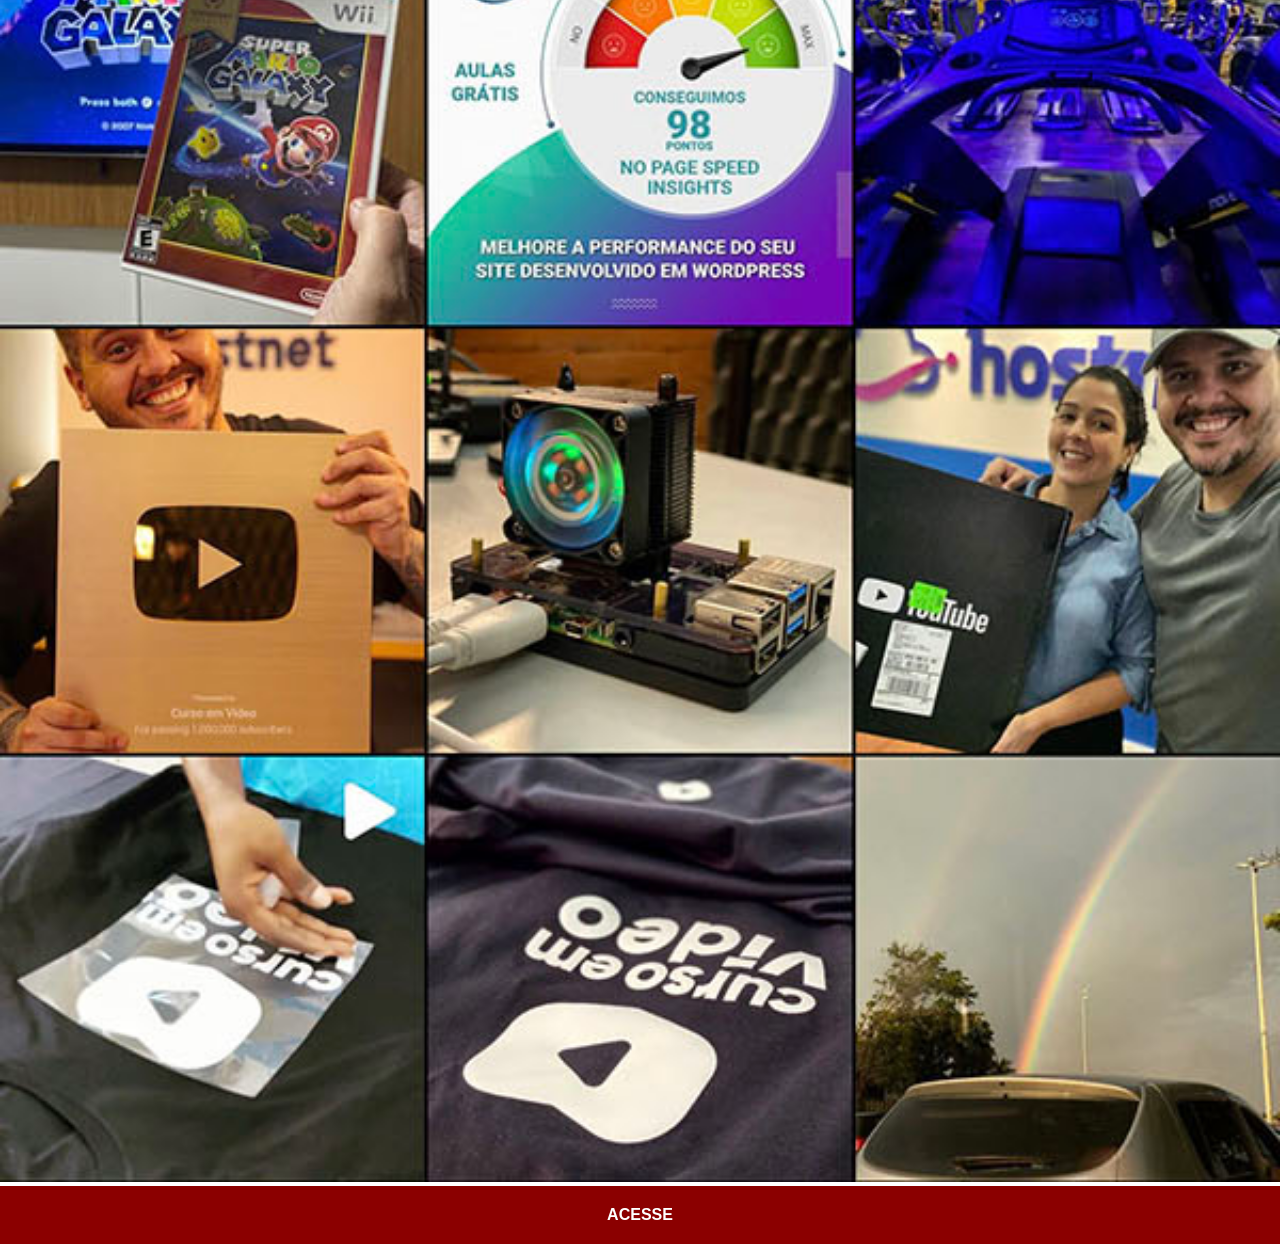
<file: instagram.html>
<!DOCTYPE html>
<html lang="pt-br">

<head>
    <meta charset="UTF-8">
    <meta name="viewport" content="width=device-width, initial-scale=1.0">
    <title>Instagram</title>
    <link rel="stylesheet" href="estilos/social.css">
    
</head>

<body>
<img src="imagens/tela-instagram.jpg" alt="YouTube">
<a href="https://www.instagram.com/gustavoguanabara/" target="_blank" >ACESSE</a>
</body>

</html>
</file>
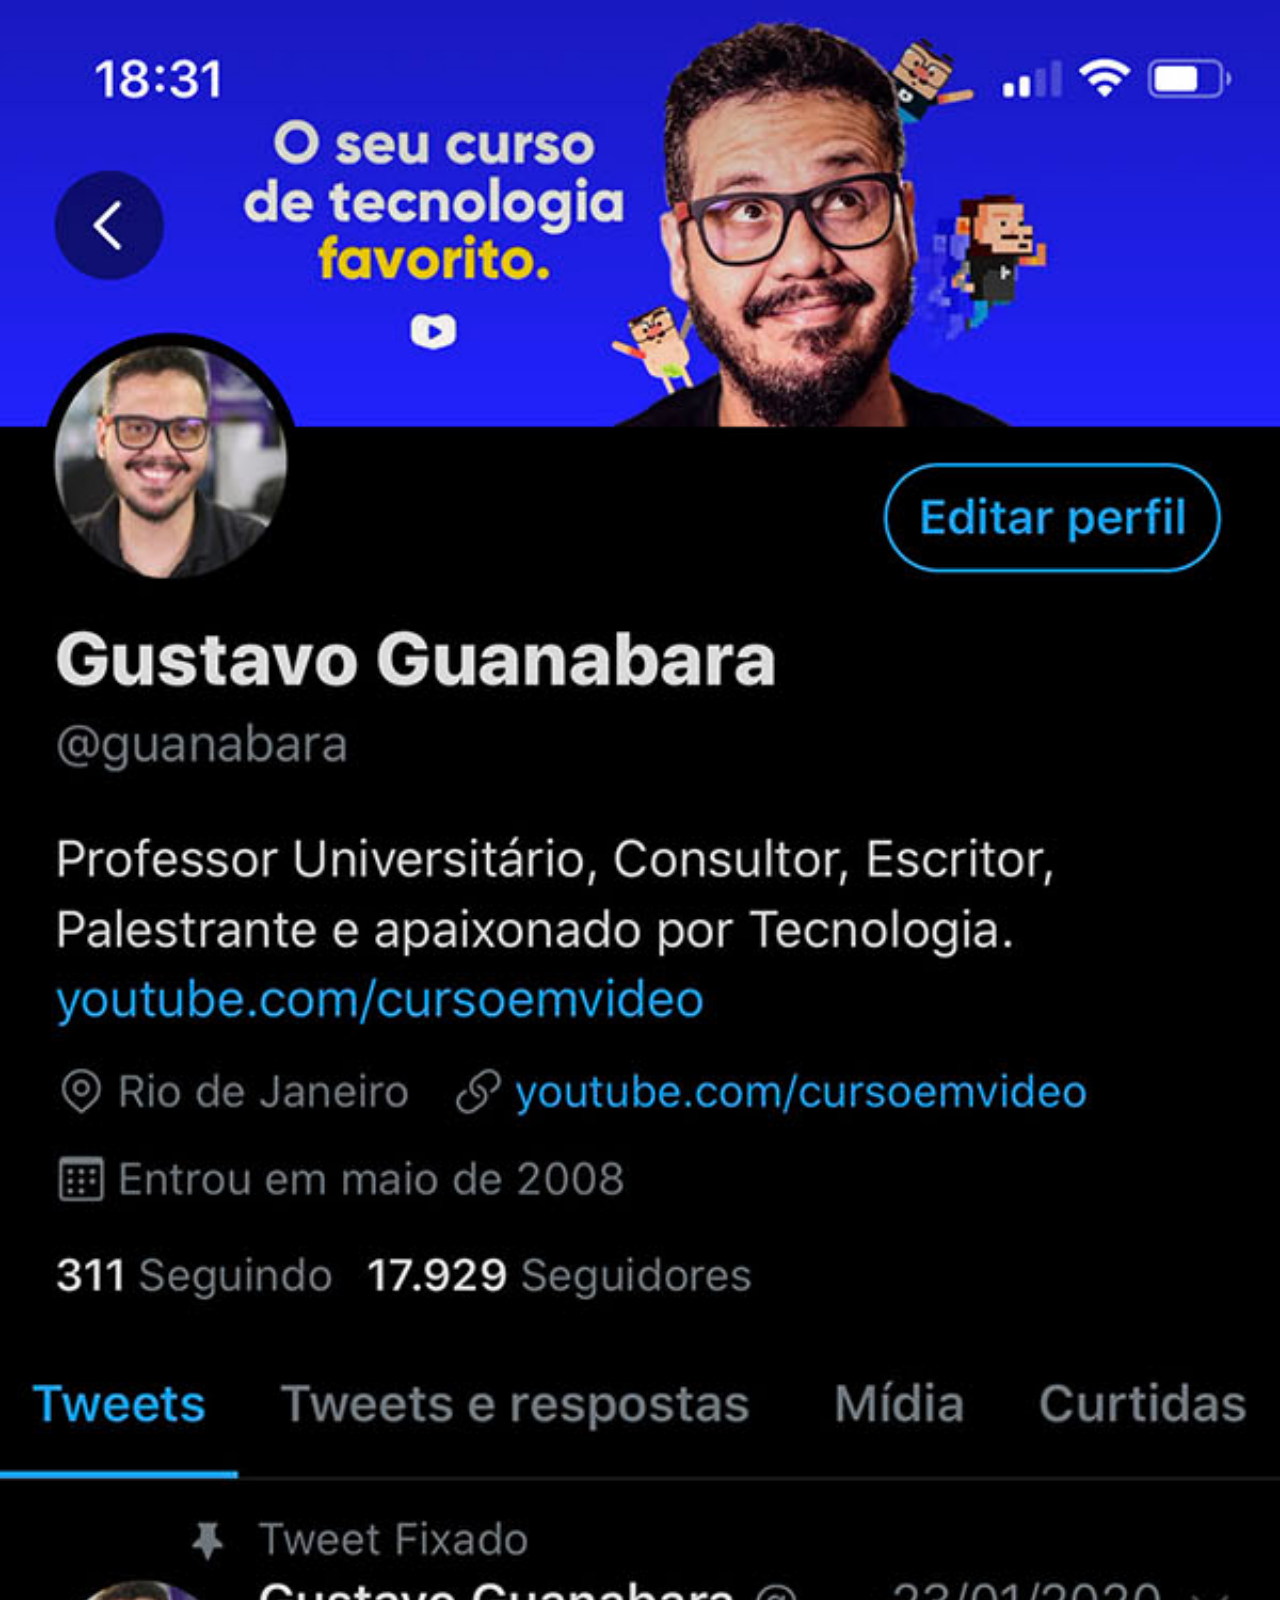
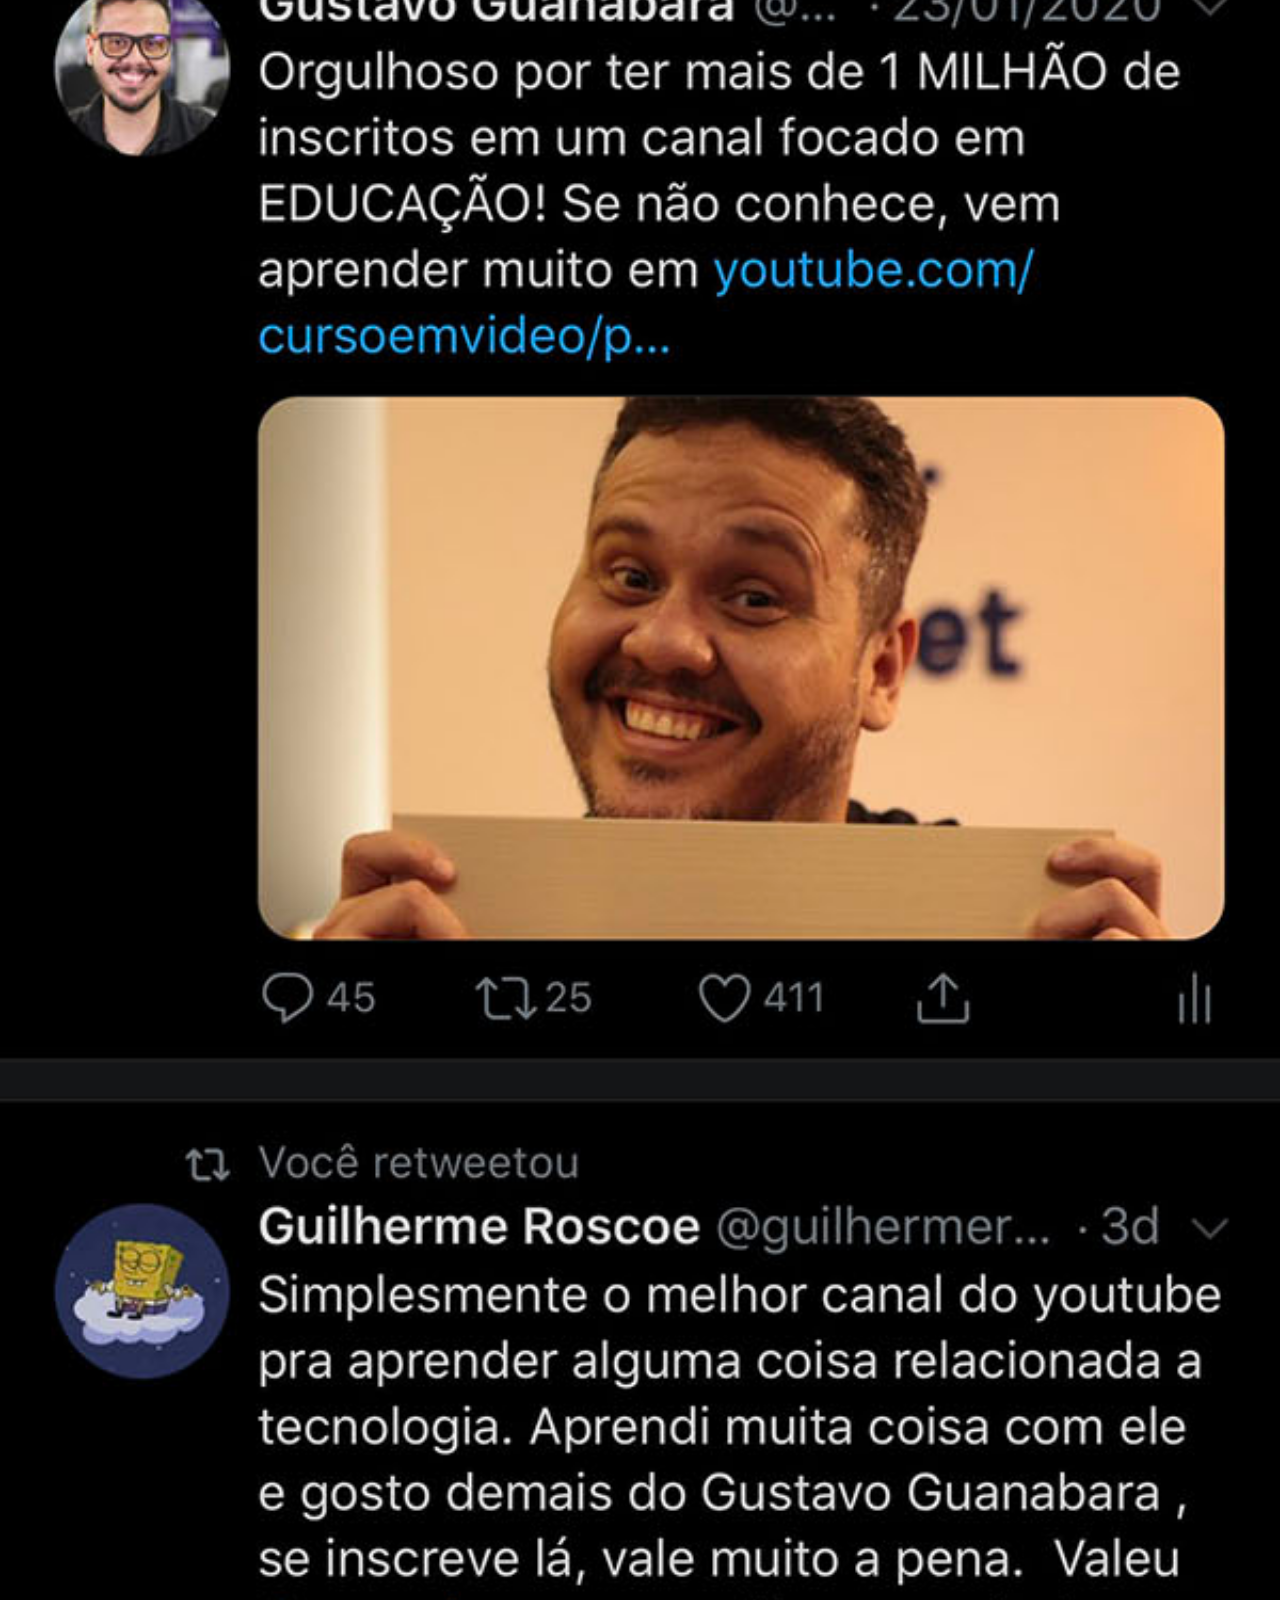
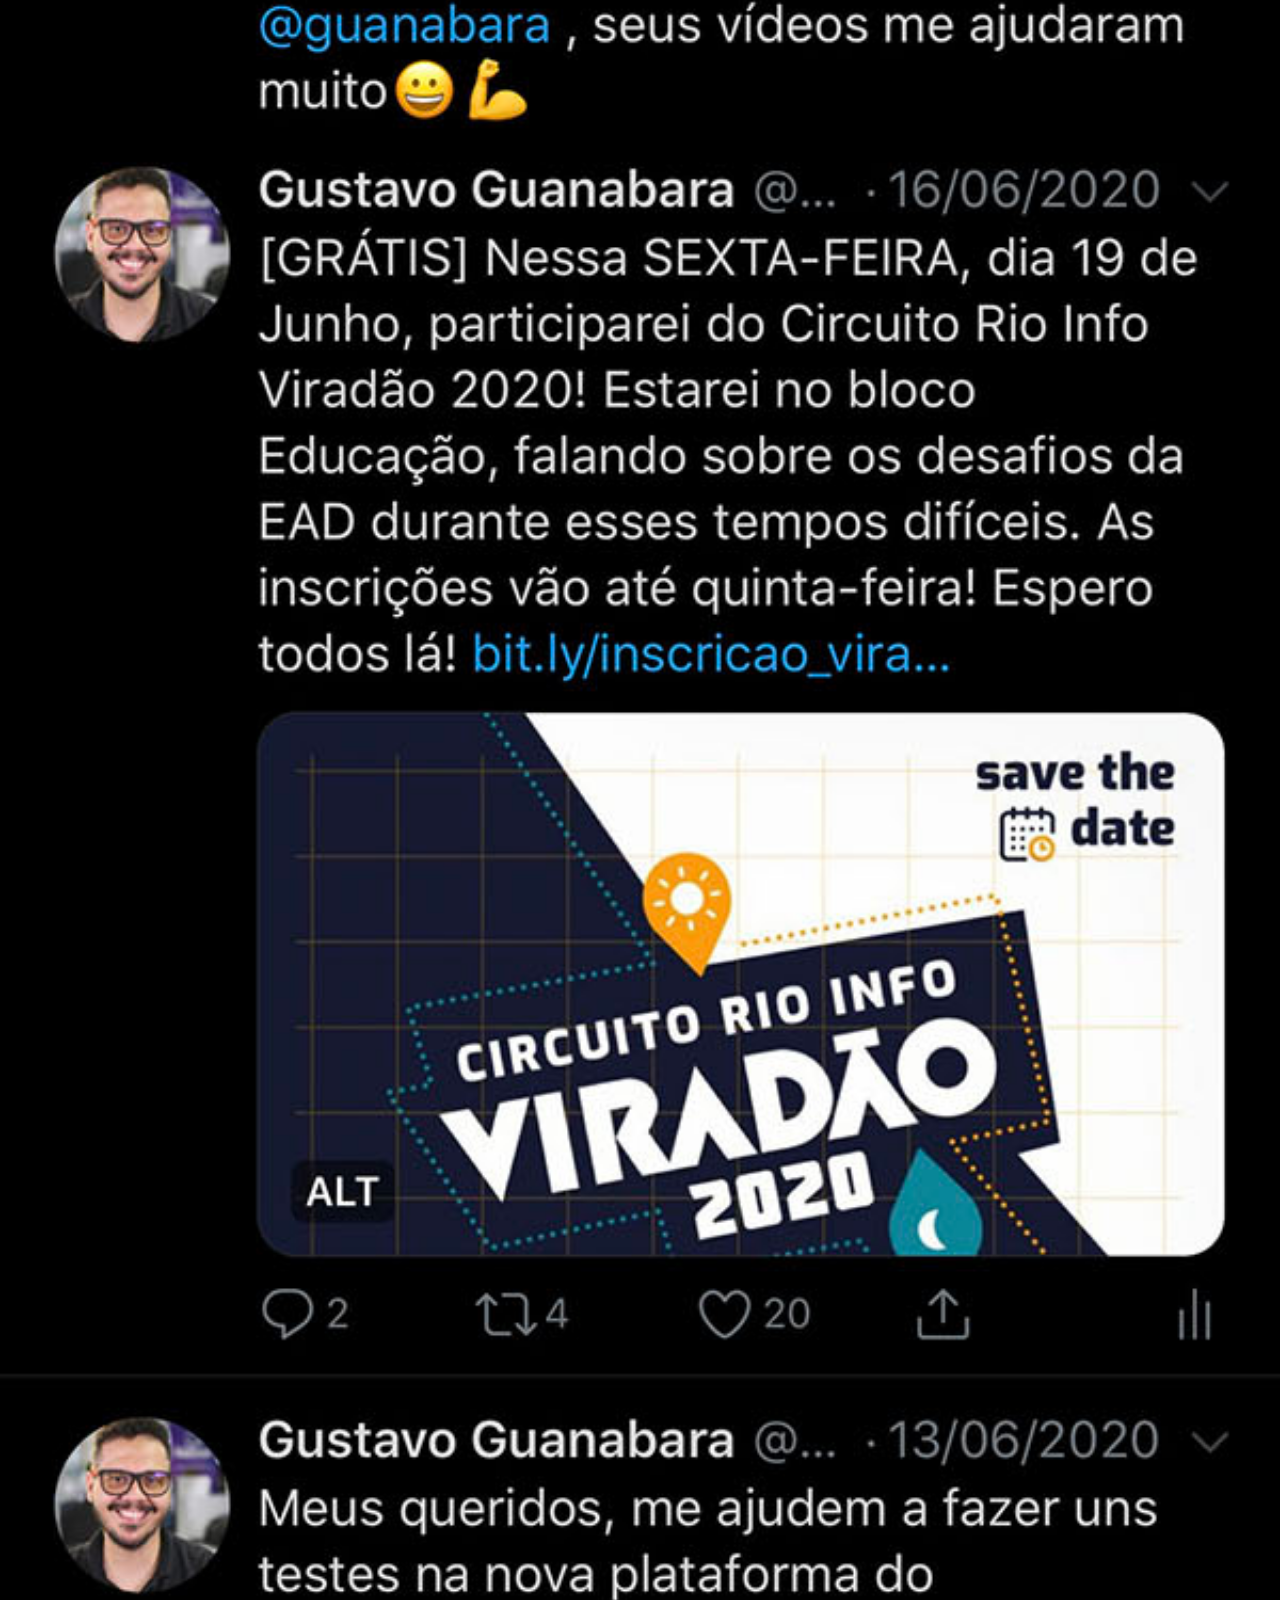
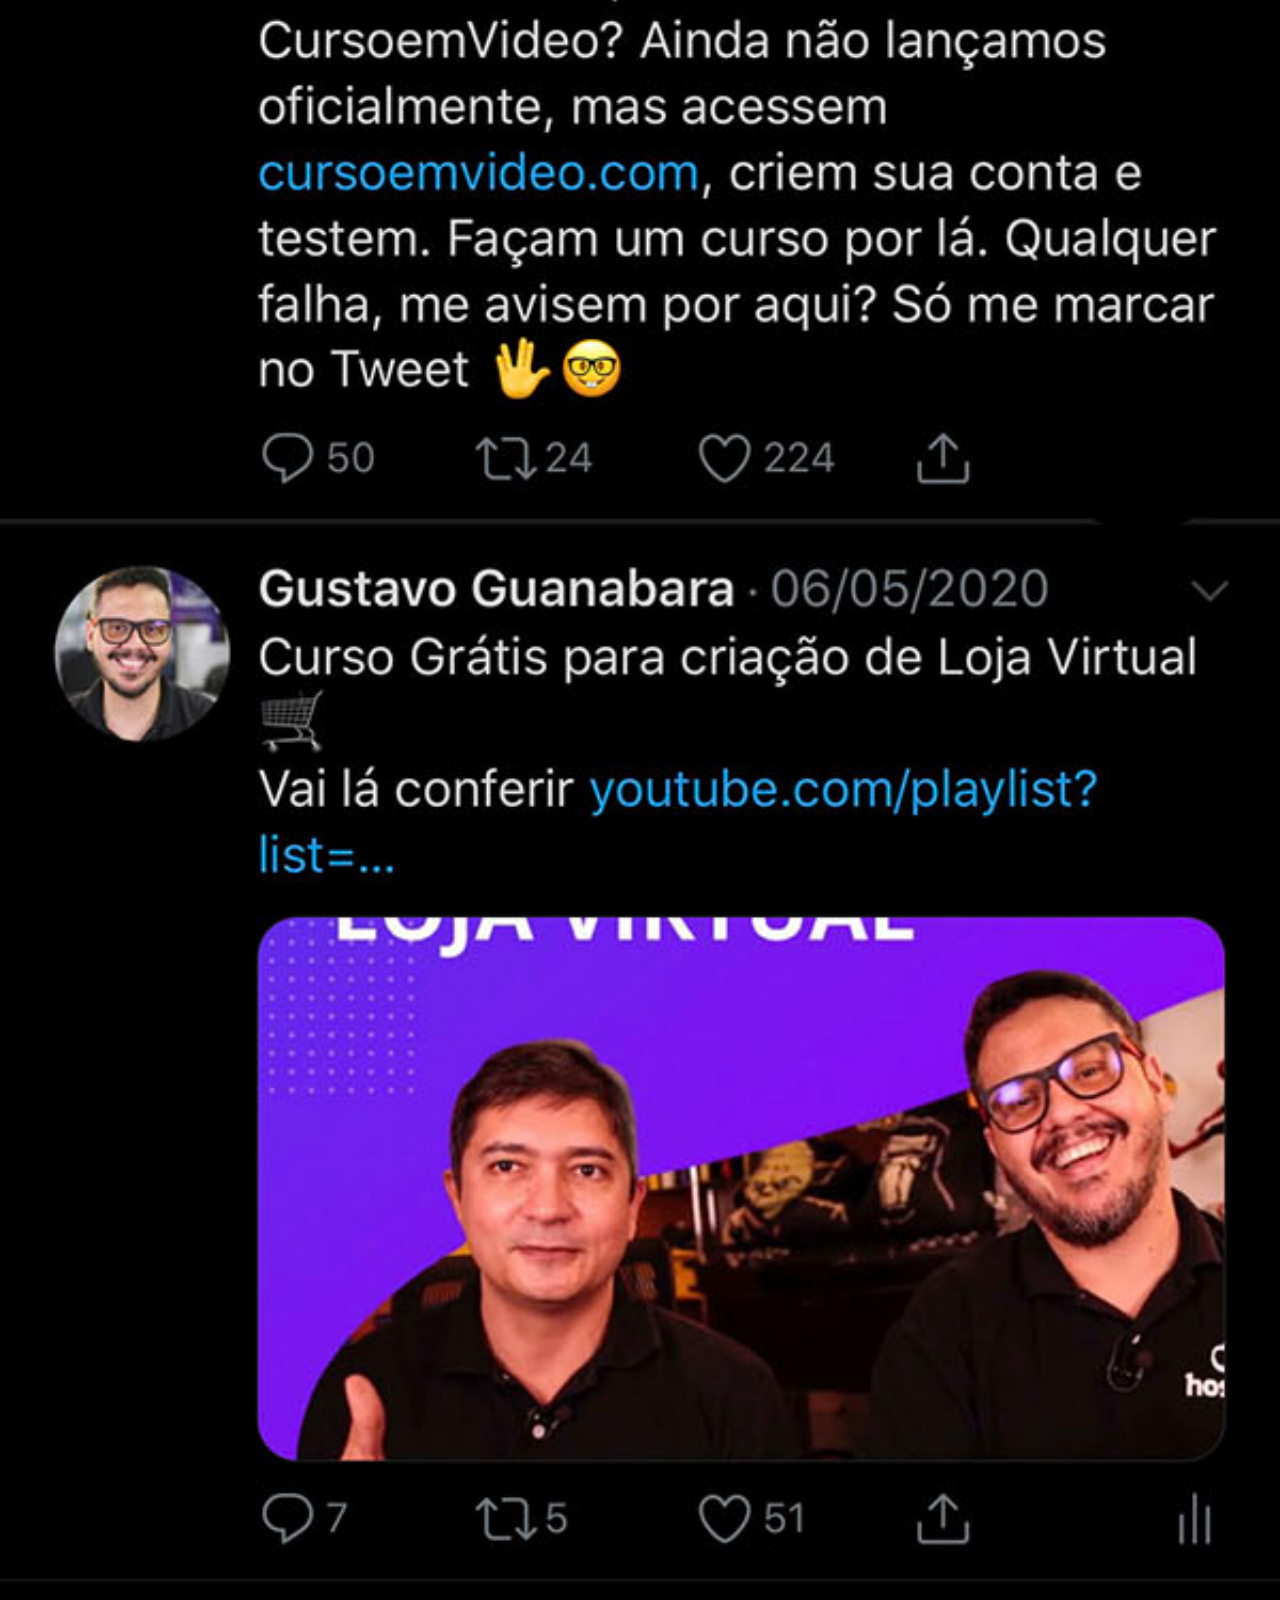
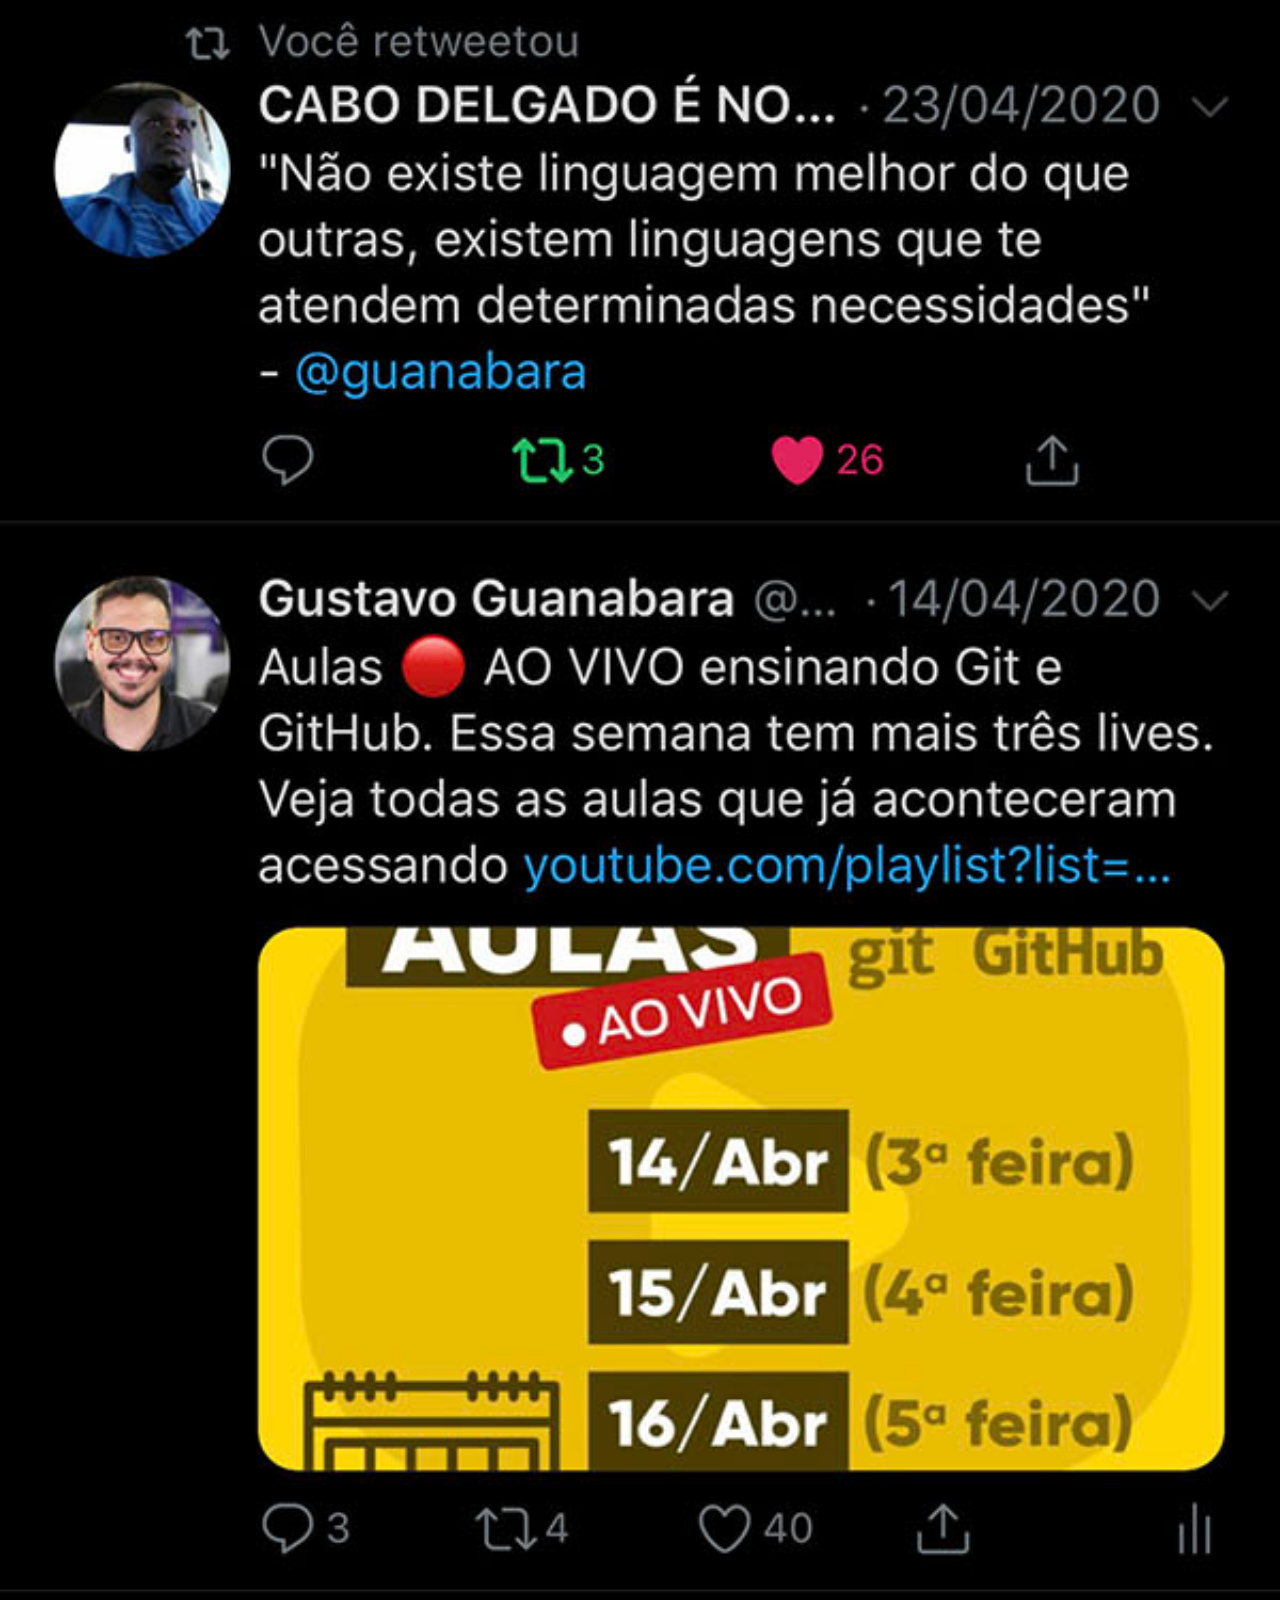
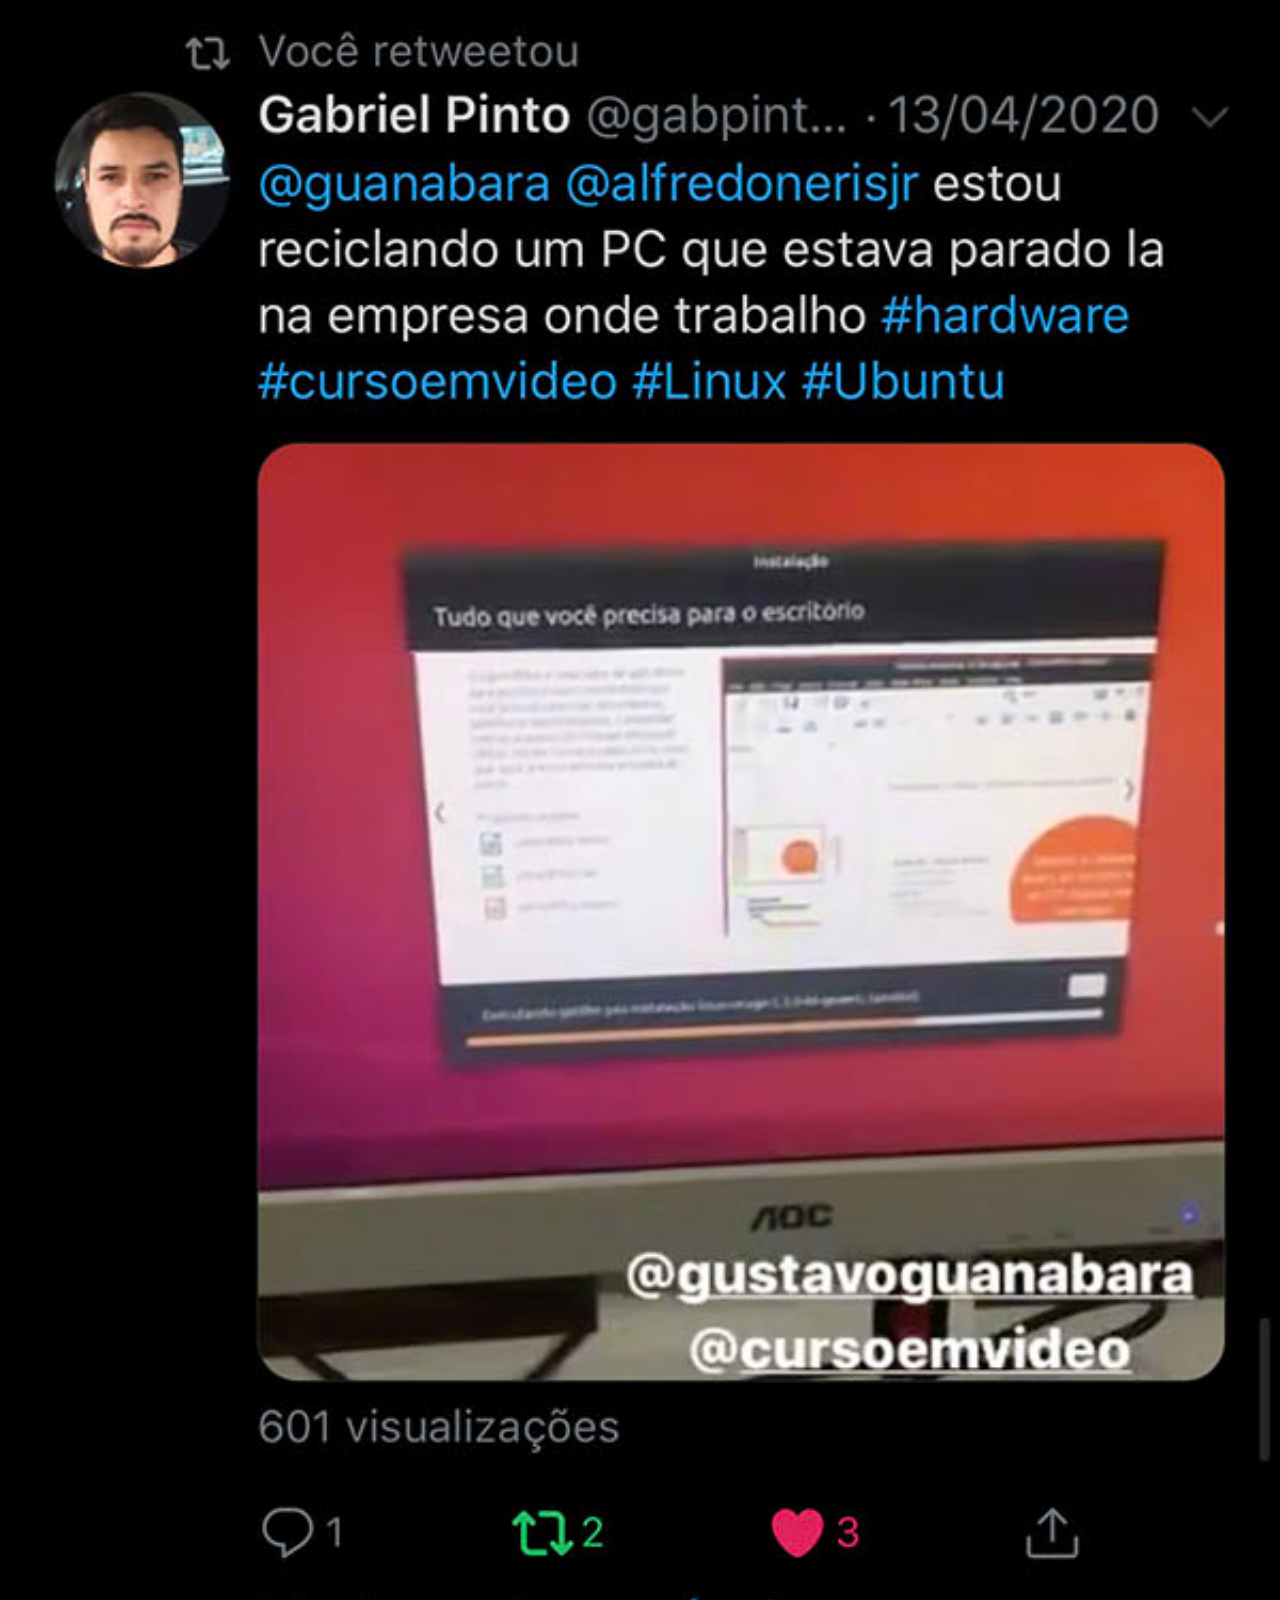
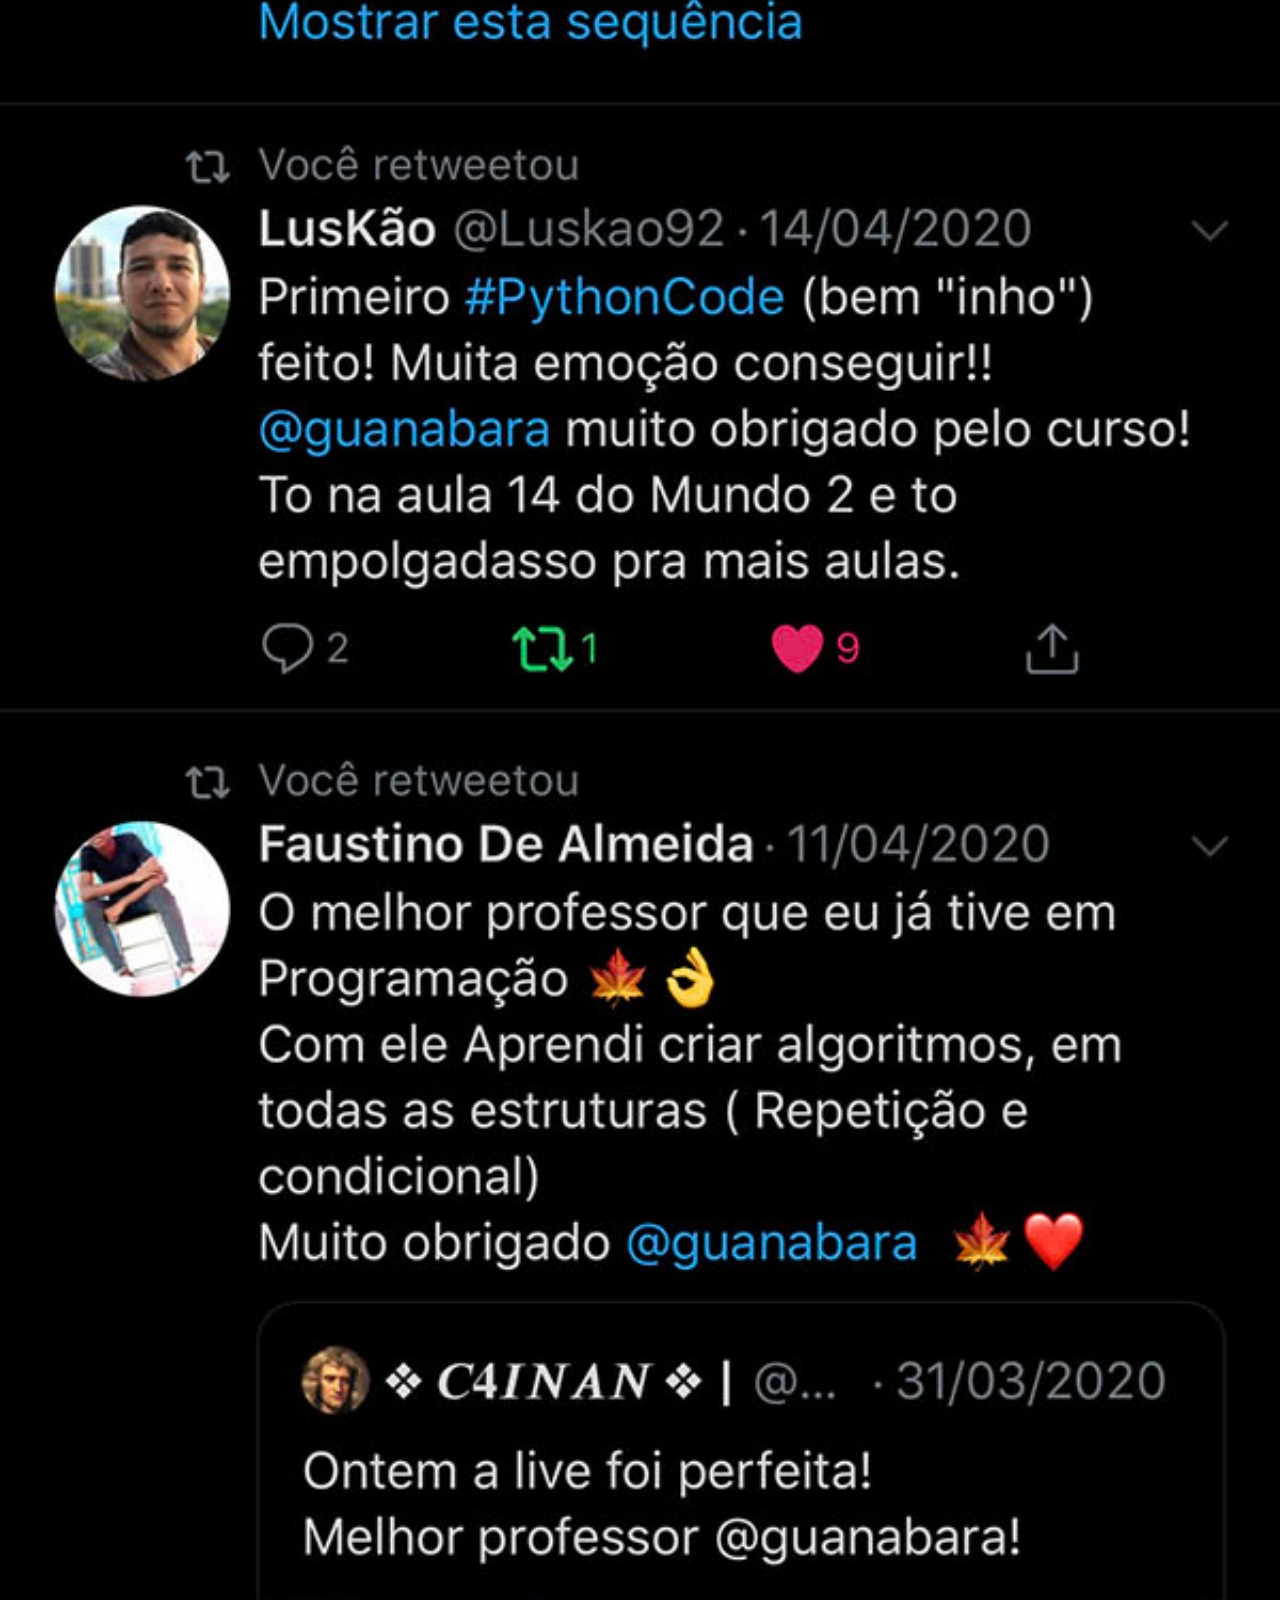
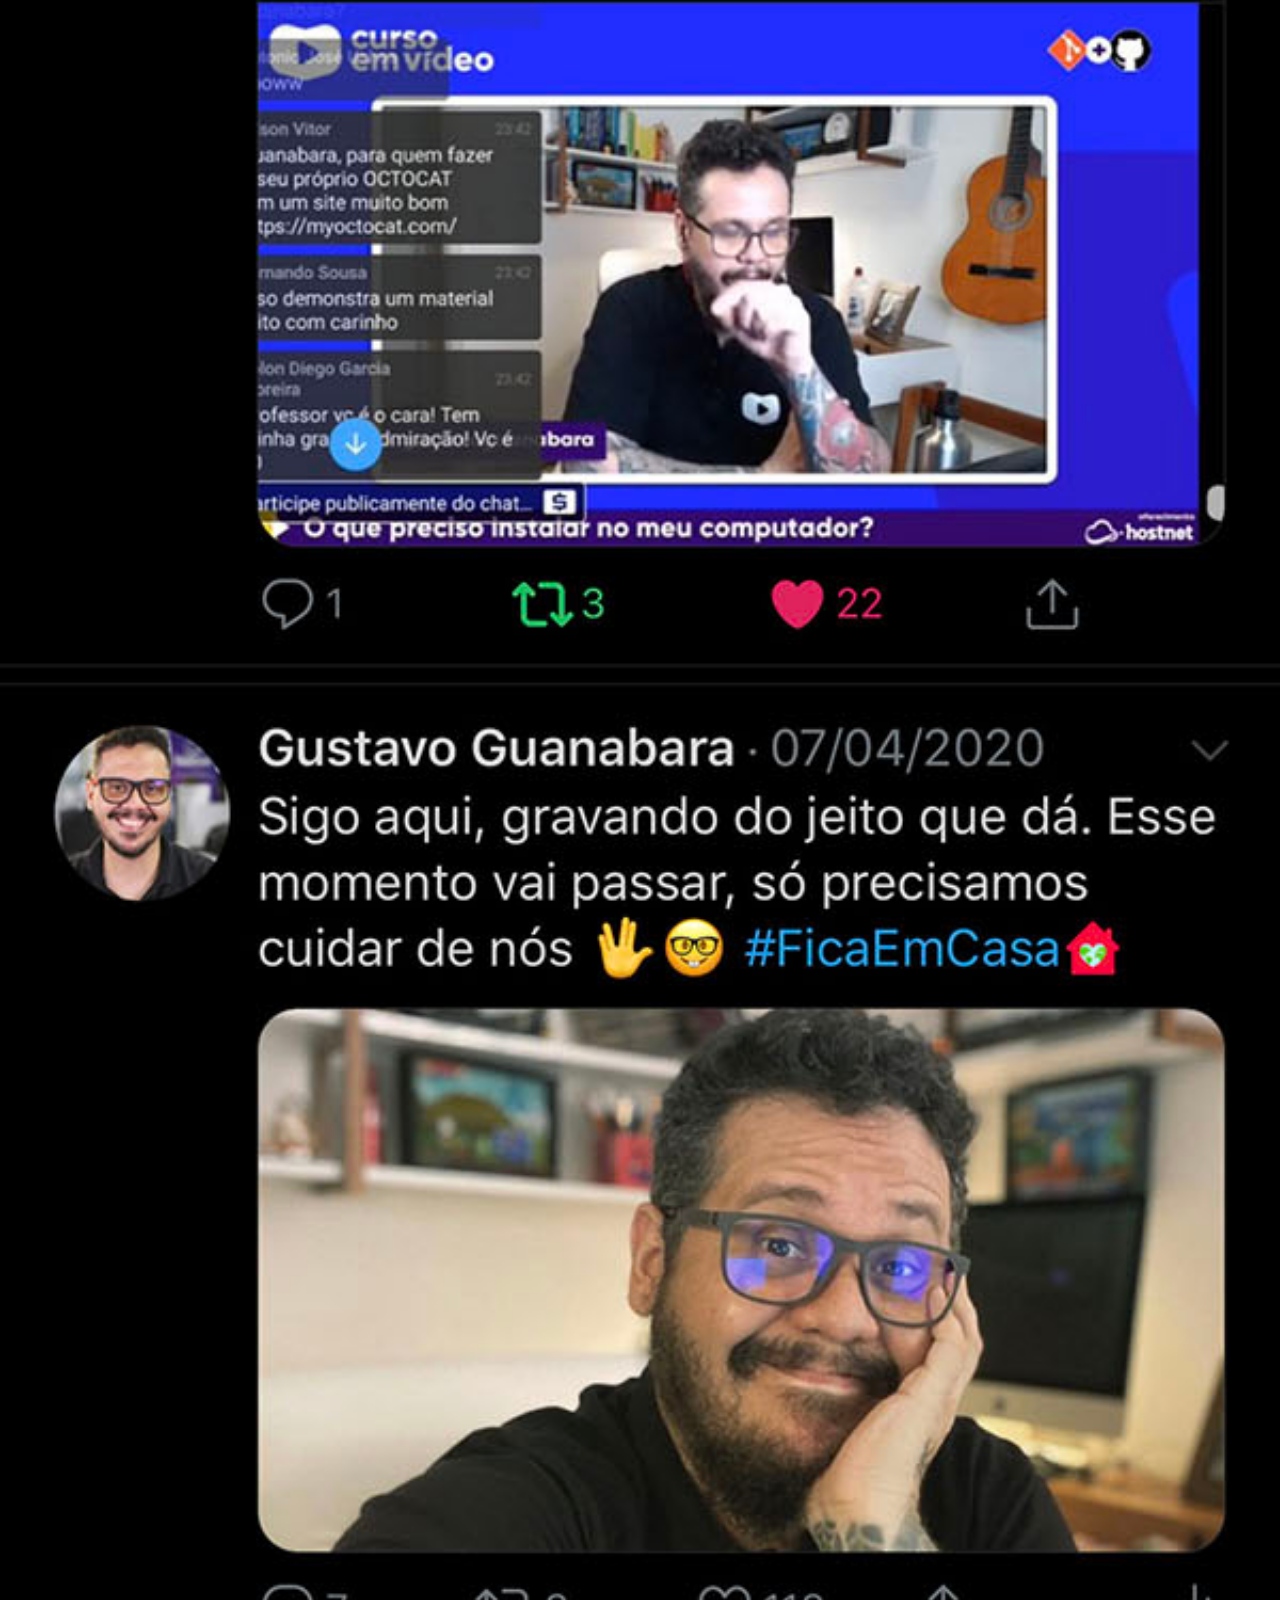
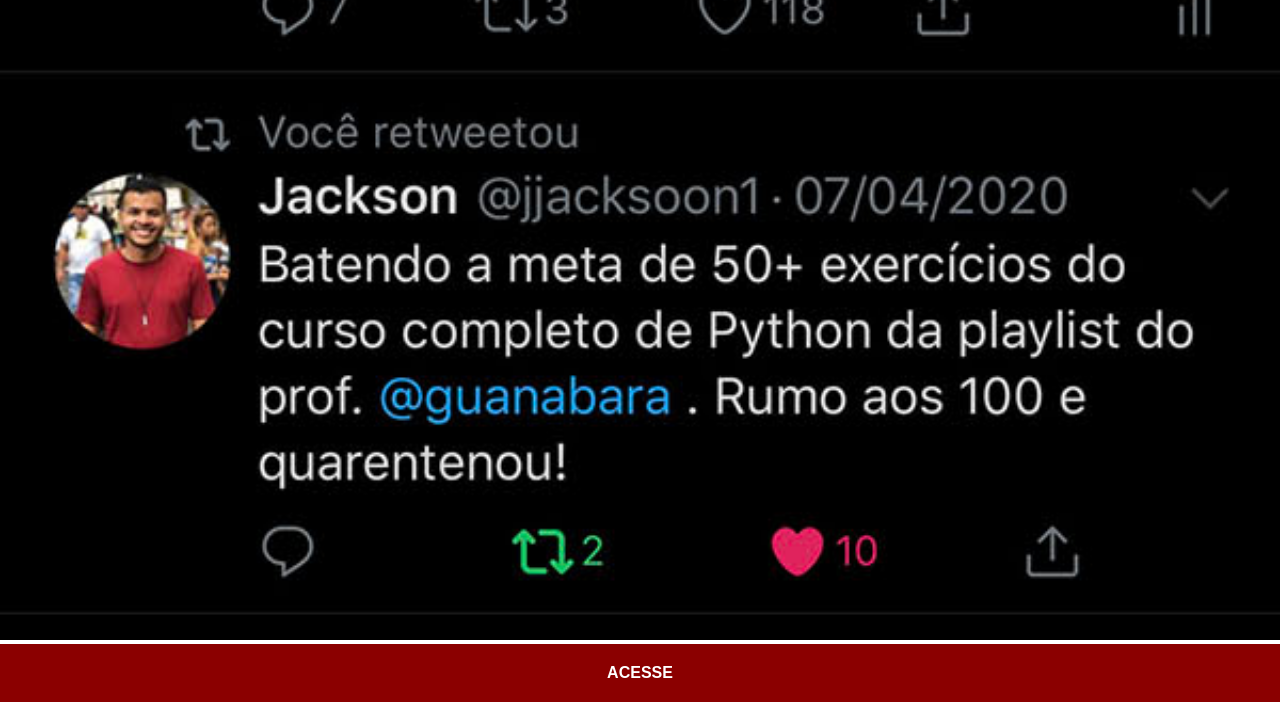
<file: twitter.html>
<!DOCTYPE html>
<html lang="pt-br">

<head>
    <meta charset="UTF-8">
    <meta name="viewport" content="width=device-width, initial-scale=1.0">
    <title>Twitter</title>
    <link rel="stylesheet" href="estilos/social.css">
    
</head>

<body>
<img src="imagens/tela-twitter.jpg" alt="YouTube">
<a href="https://x.com/guanabara" target="_blank" >ACESSE</a>
</body>

</html>
</file>
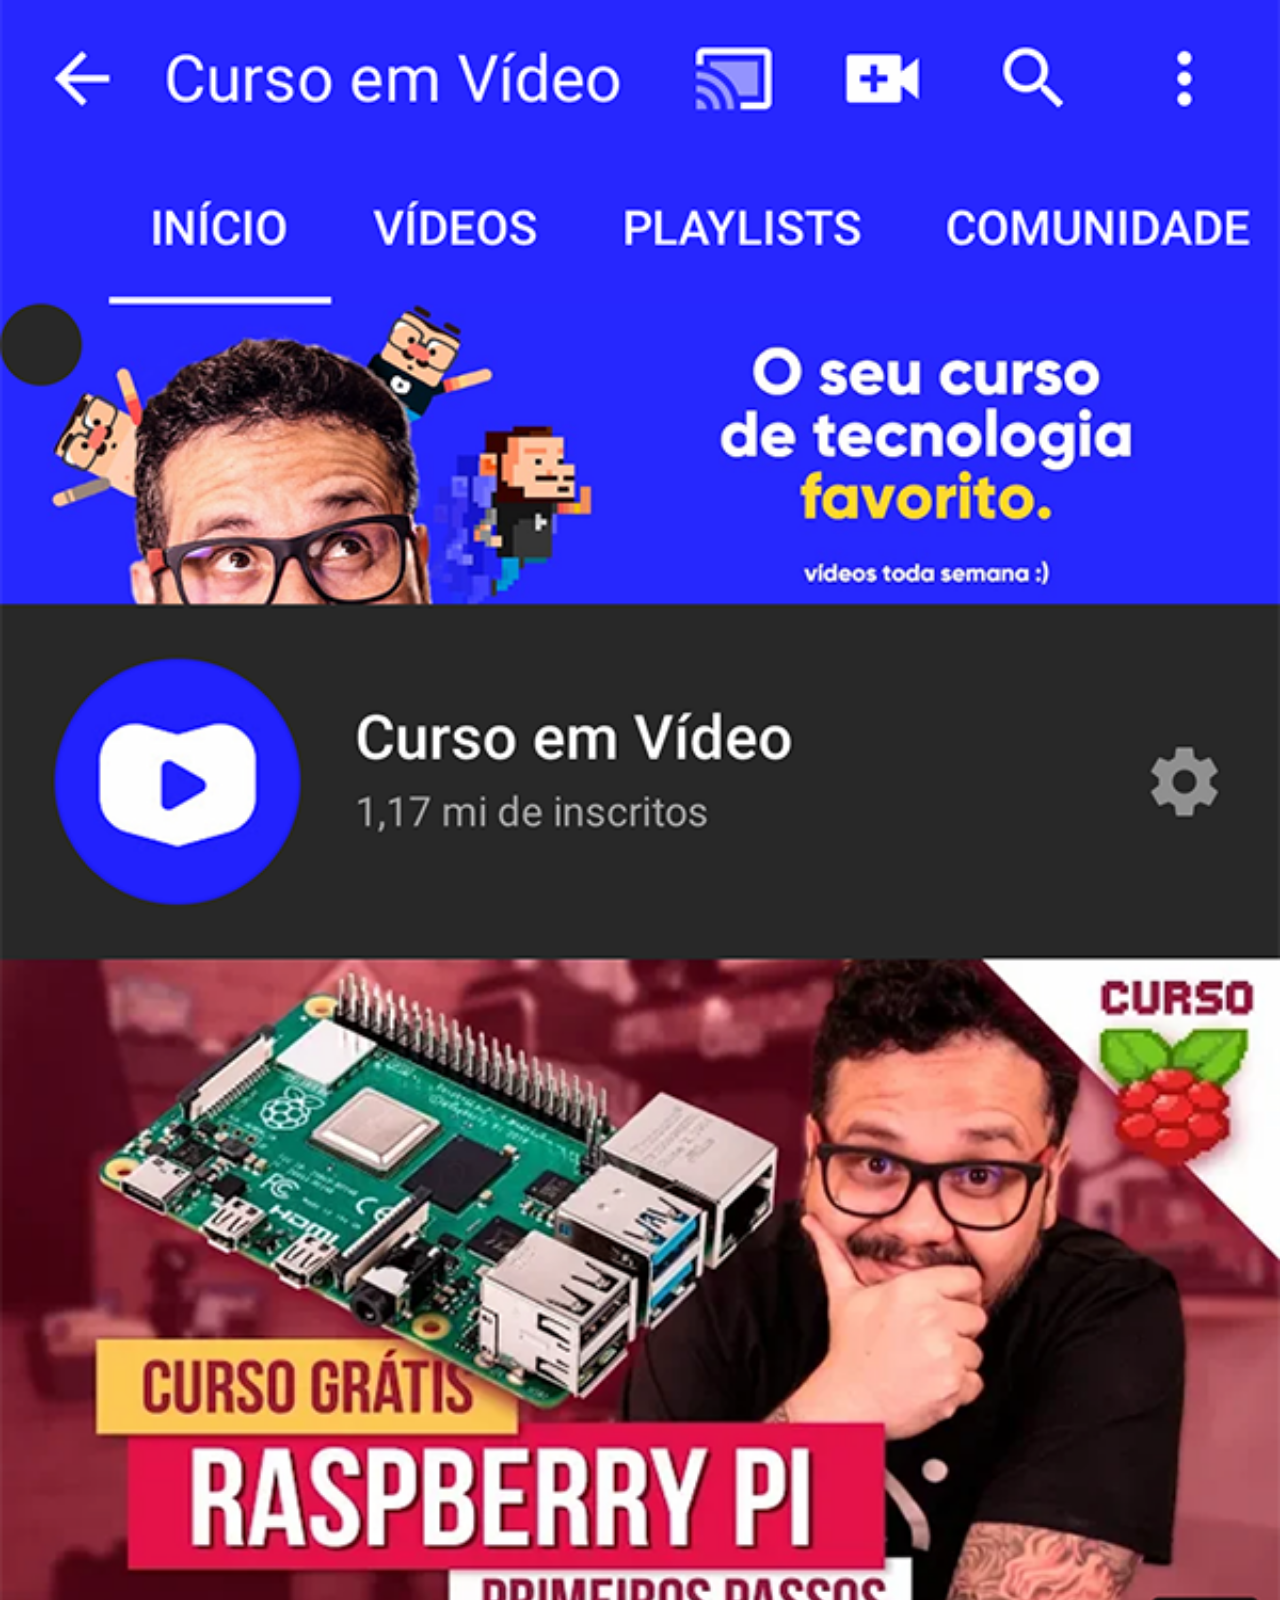
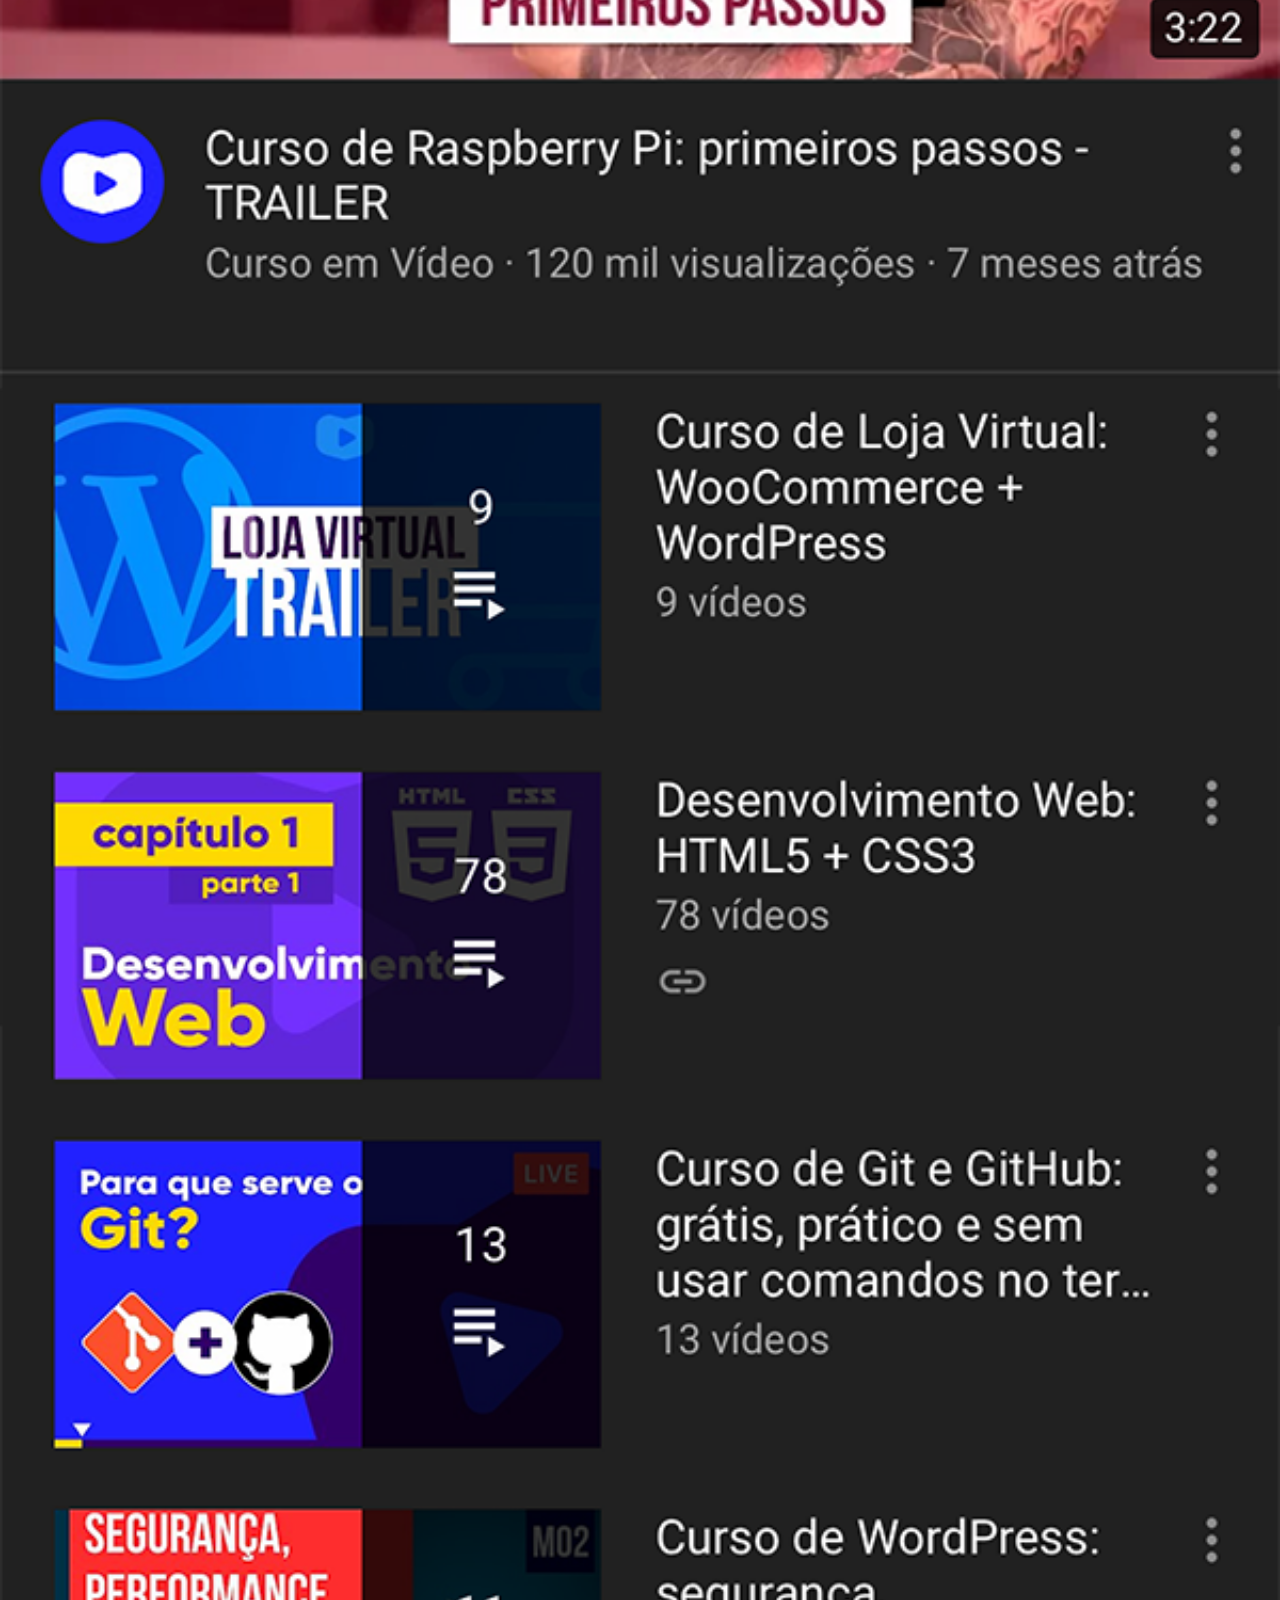
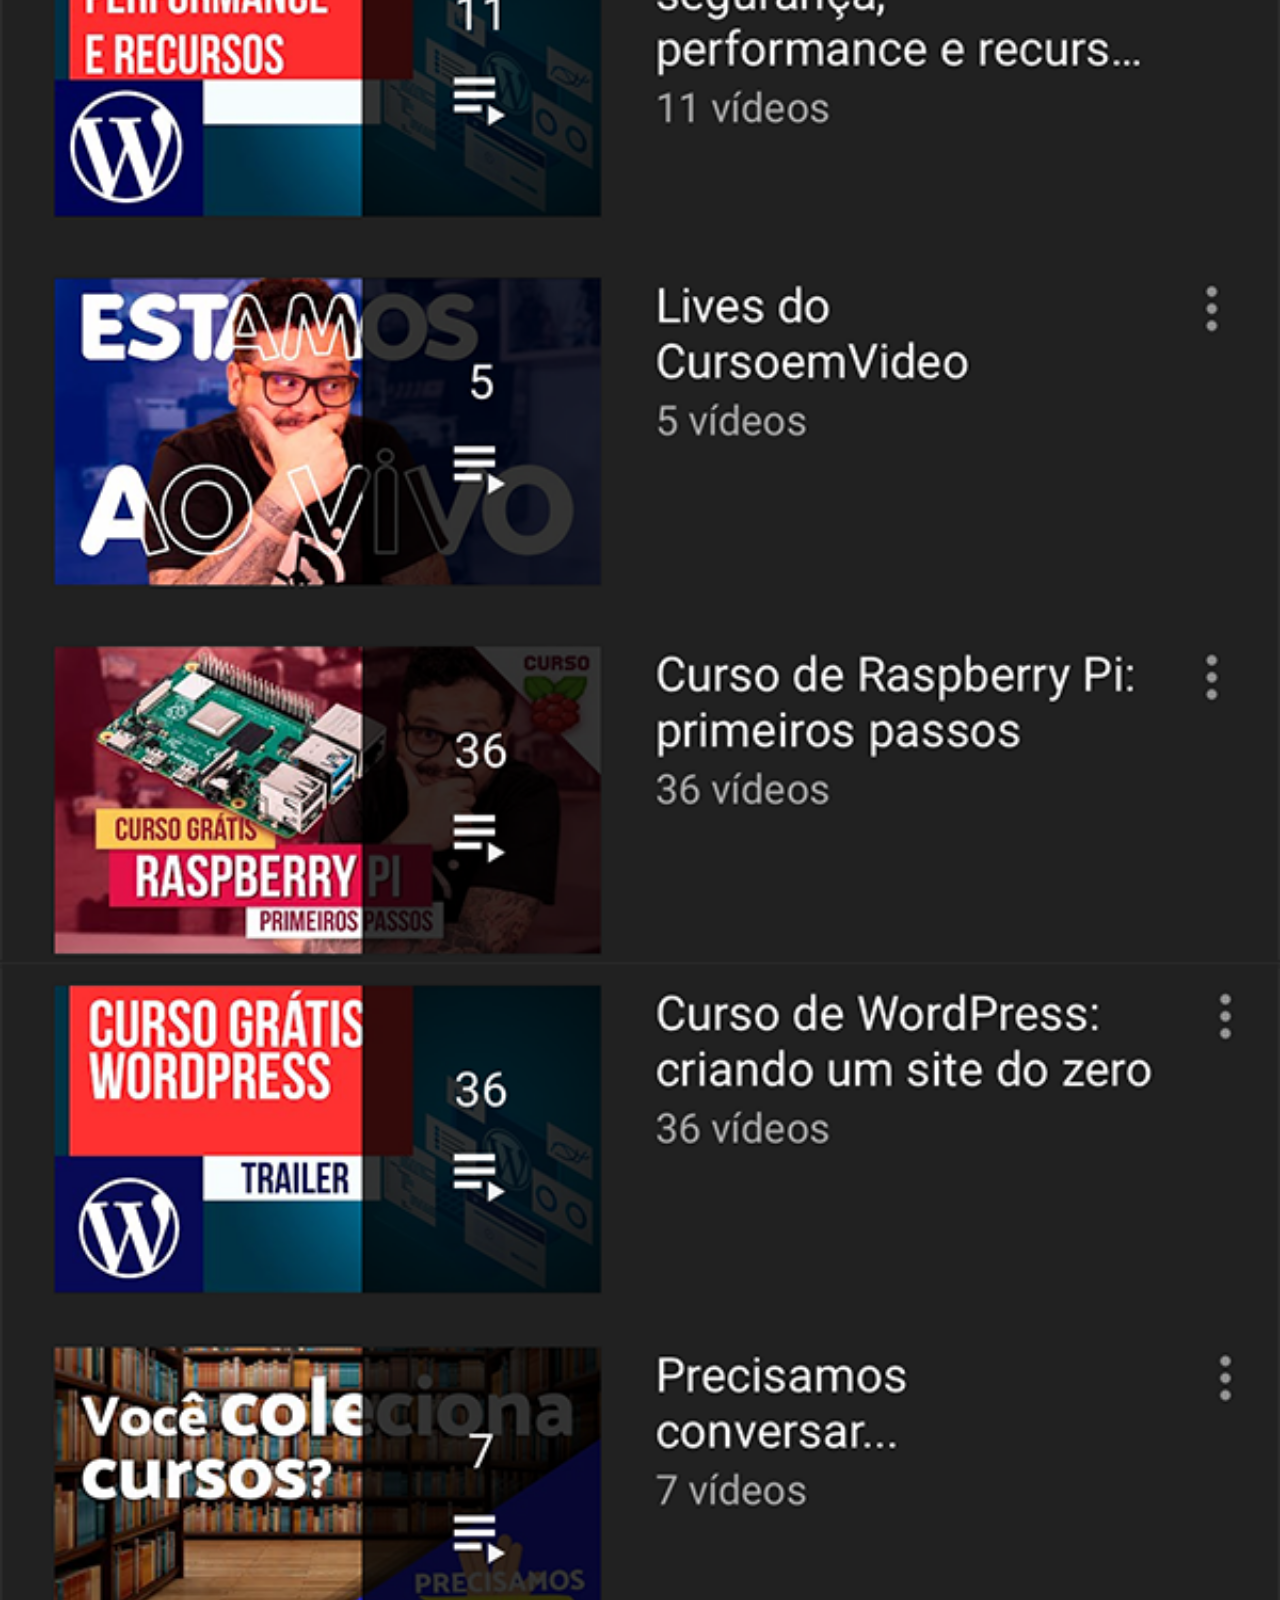
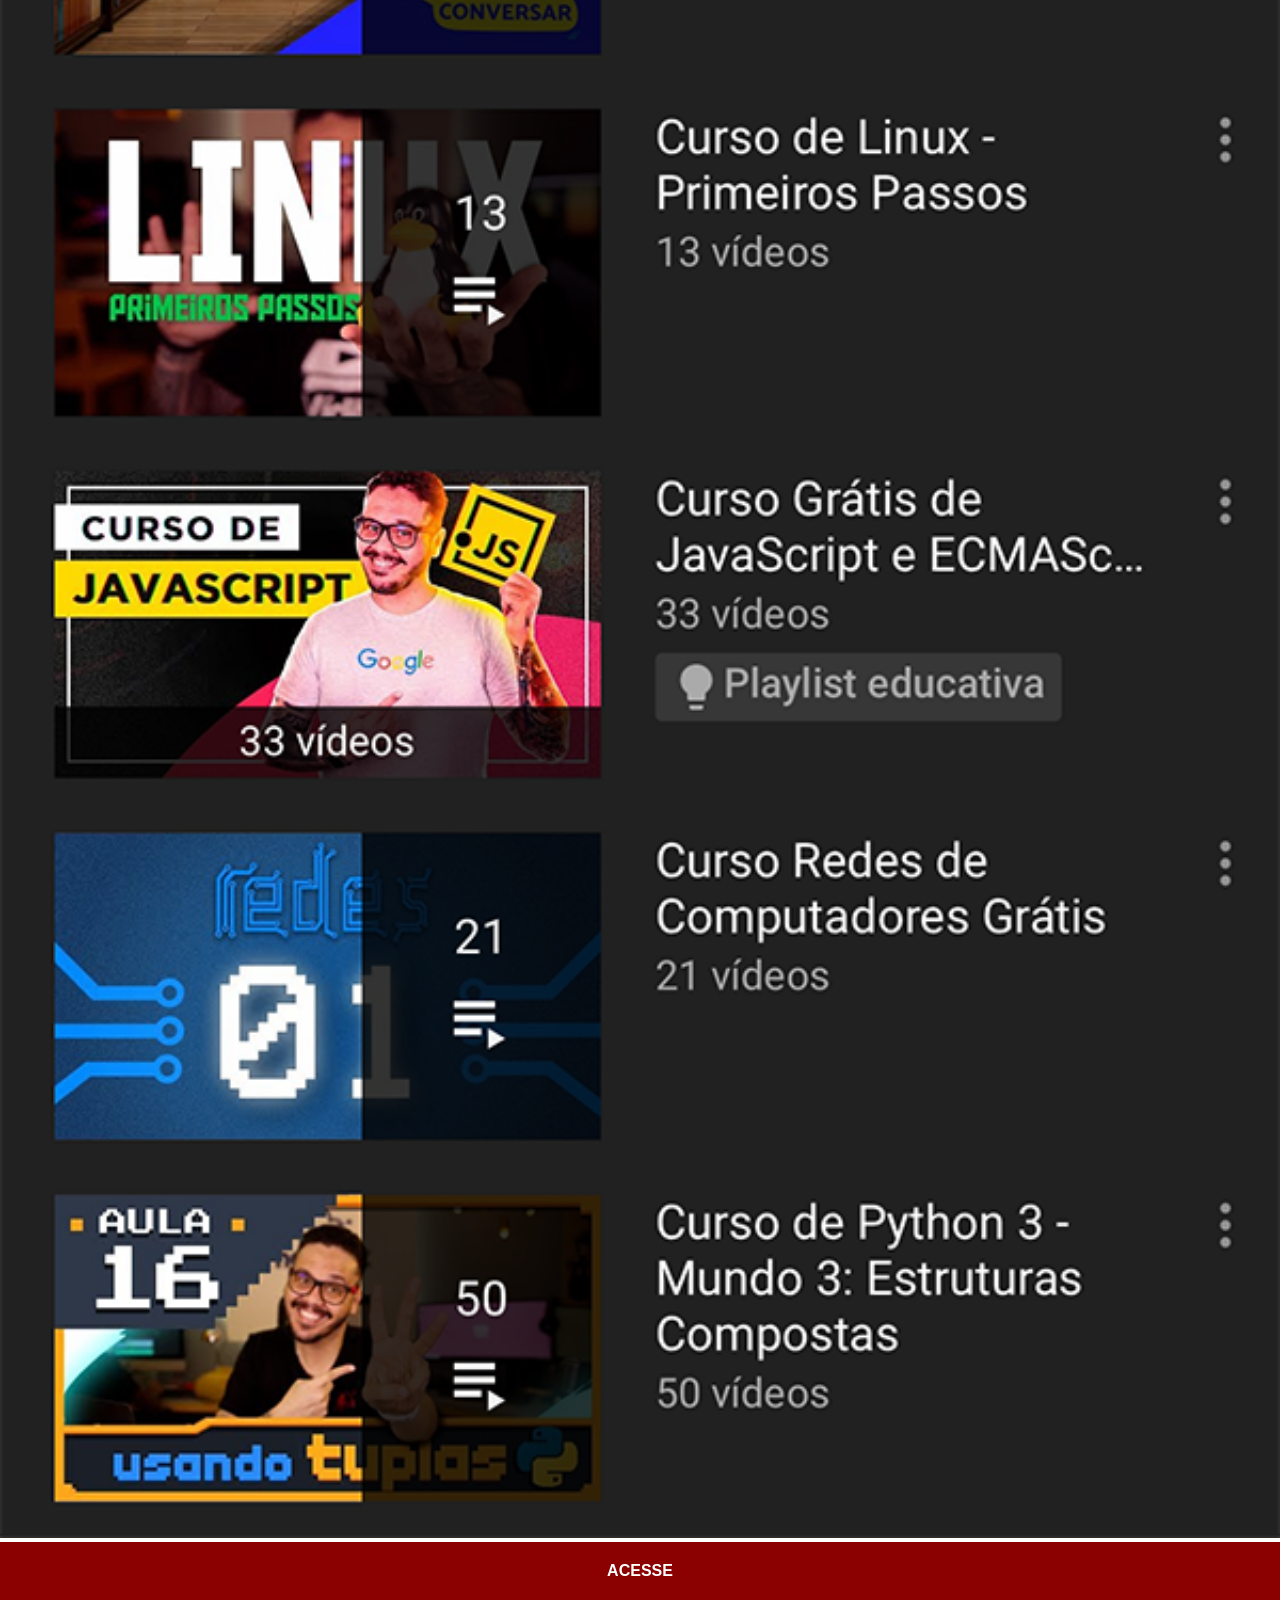
<file: youtube.html>
<!DOCTYPE html>
<html lang="pt-br">

<head>
    <meta charset="UTF-8">
    <meta name="viewport" content="width=device-width, initial-scale=1.0">
    <title>Youtube</title>
    <link rel="stylesheet" href="estilos/social.css">
    
</head>

<body>
<img src="imagens/tela-youtube.png" alt="YouTube">
<a href="https://www.youtube.com/@cursoemvideo" target="_blank" >ACESSE</a>
</body>

</html>
</file>
<file: estilos/style.css>
@charset "UTF-8";

* {
    margin: 0px;
    padding: 0px;
    font-family: Arial, Helvetica, sans-serif;
}

html,
body {
    height: 100vh;
    width: 100vw;
    background-color: black;
}

body {
    background: url(../imagens/fundo-madeira.jpg) no-repeat top center;
    background-size: cover;
    background-attachment: fixed;
}

main {
    height: 100vh;
    position: relative;
}

section#telefone {
    position: absolute;
    top: 50%;
    left: 50%;
    transform: translate(-50%, -50%);

    height: 627px;
    width: 311px;
    background: url(../imagens/frame-iphone.png) no-repeat;
    background-position: center;
}

iframe#tela {
    position: relative;
    top: 78px;
    left: 20px;
    width: 270px;
    height: 471px;

}
section#redes {
    text-align: right;
}

section#redes img {
    width: 50px;
    margin: 10px;
    border-radius: 50%;
    box-shadow: 2px 2px 10px rgba(0, 0, 0, 0.591);
    box-sizing: border-box;

}

section#redes img:hover {
    border: 2px solid rgba(255, 255, 255, 0.678);
    transform: translate(-2px -2px);
    box-shadow: 5px 5px 10px rgba(0, 0, 0, 0.421);
    transition: transform .2s, border .2s;
}
</file>
<file: estilos/social.css>
@charset "UTF-8";

* {
            margin: 0px;
            padding: 0px;
            font-family: Arial, Helvetica, sans-serif;
        }

        ::-webkit-scrollbar {
           width: 0px;
           height: 0px; 
        }

        img {
            width: 100vw;
        }

        a {
        display: block;
        color: white;
        background-color: darkred;
        padding: 20px;
        text-align: center;
        font-weight: bolder;
        text-decoration: none;
        }

        a:hover {
            background-color: red;
        }
</file>
